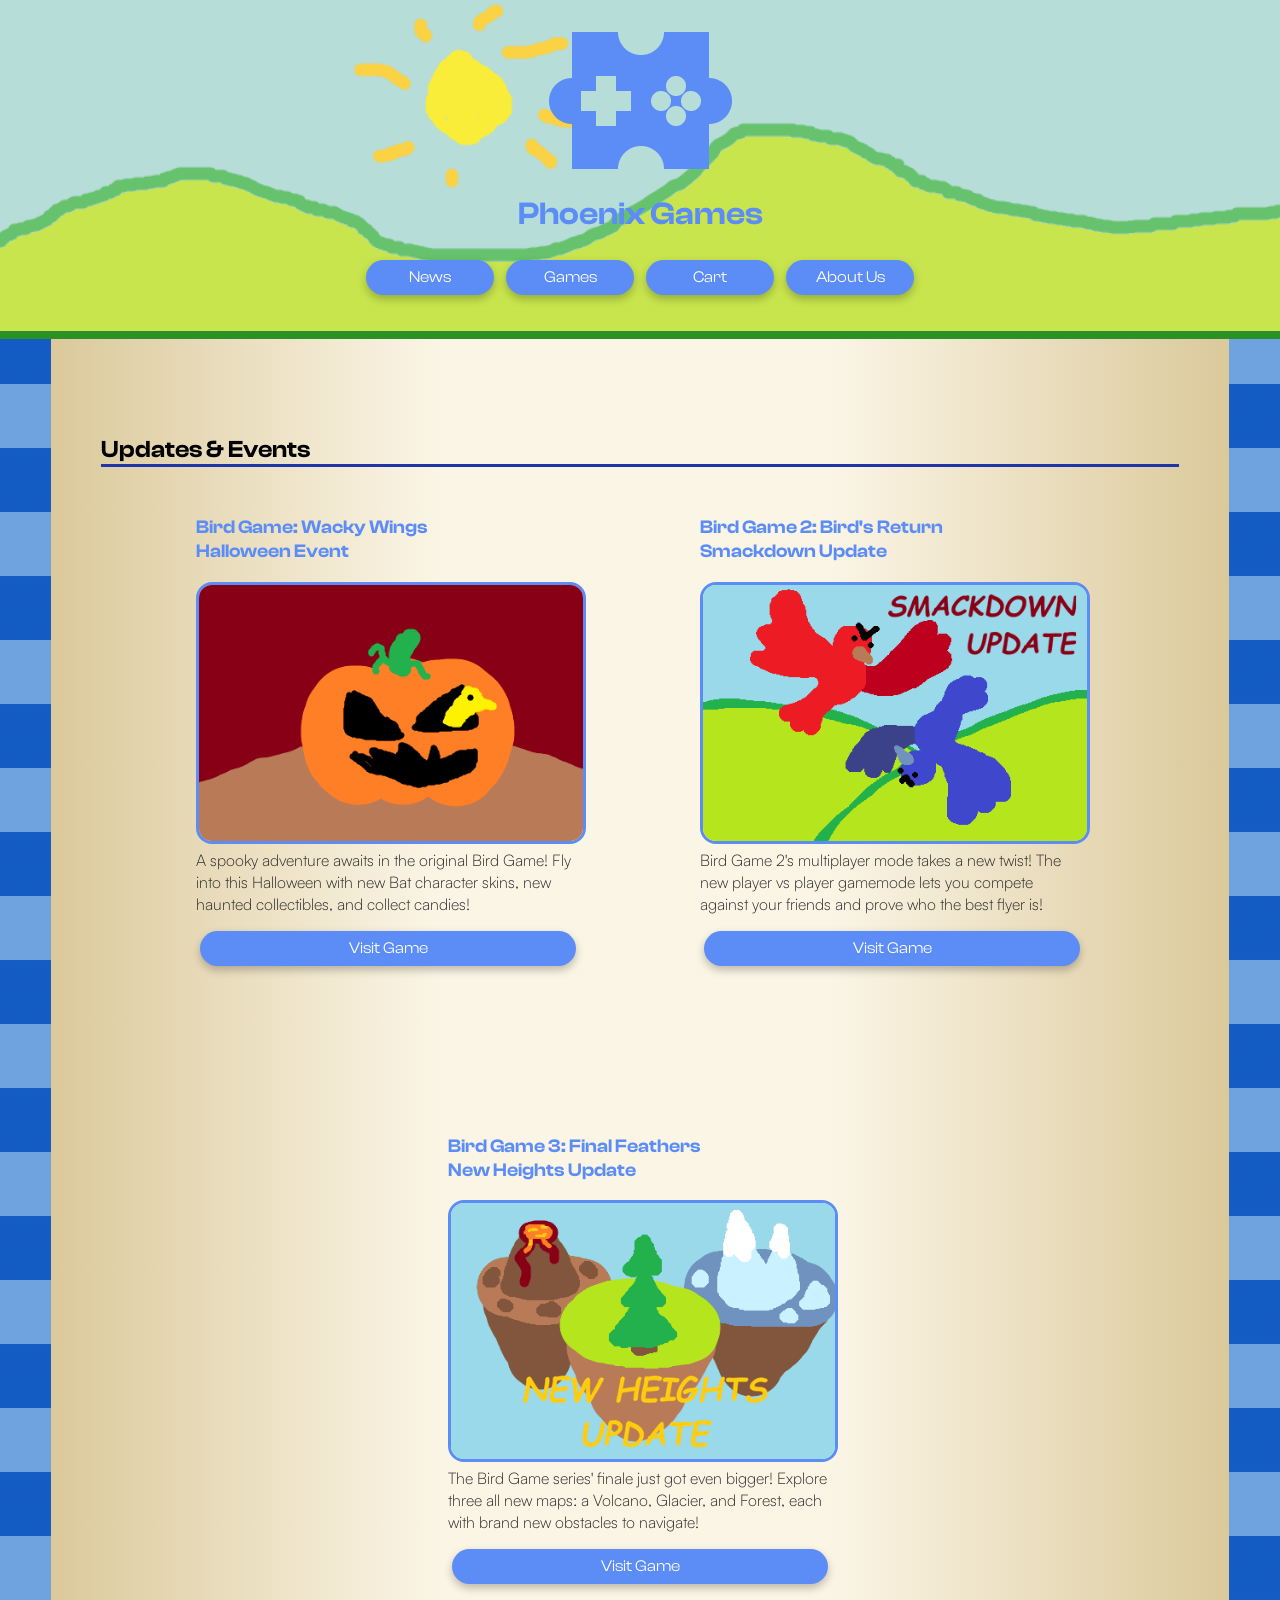
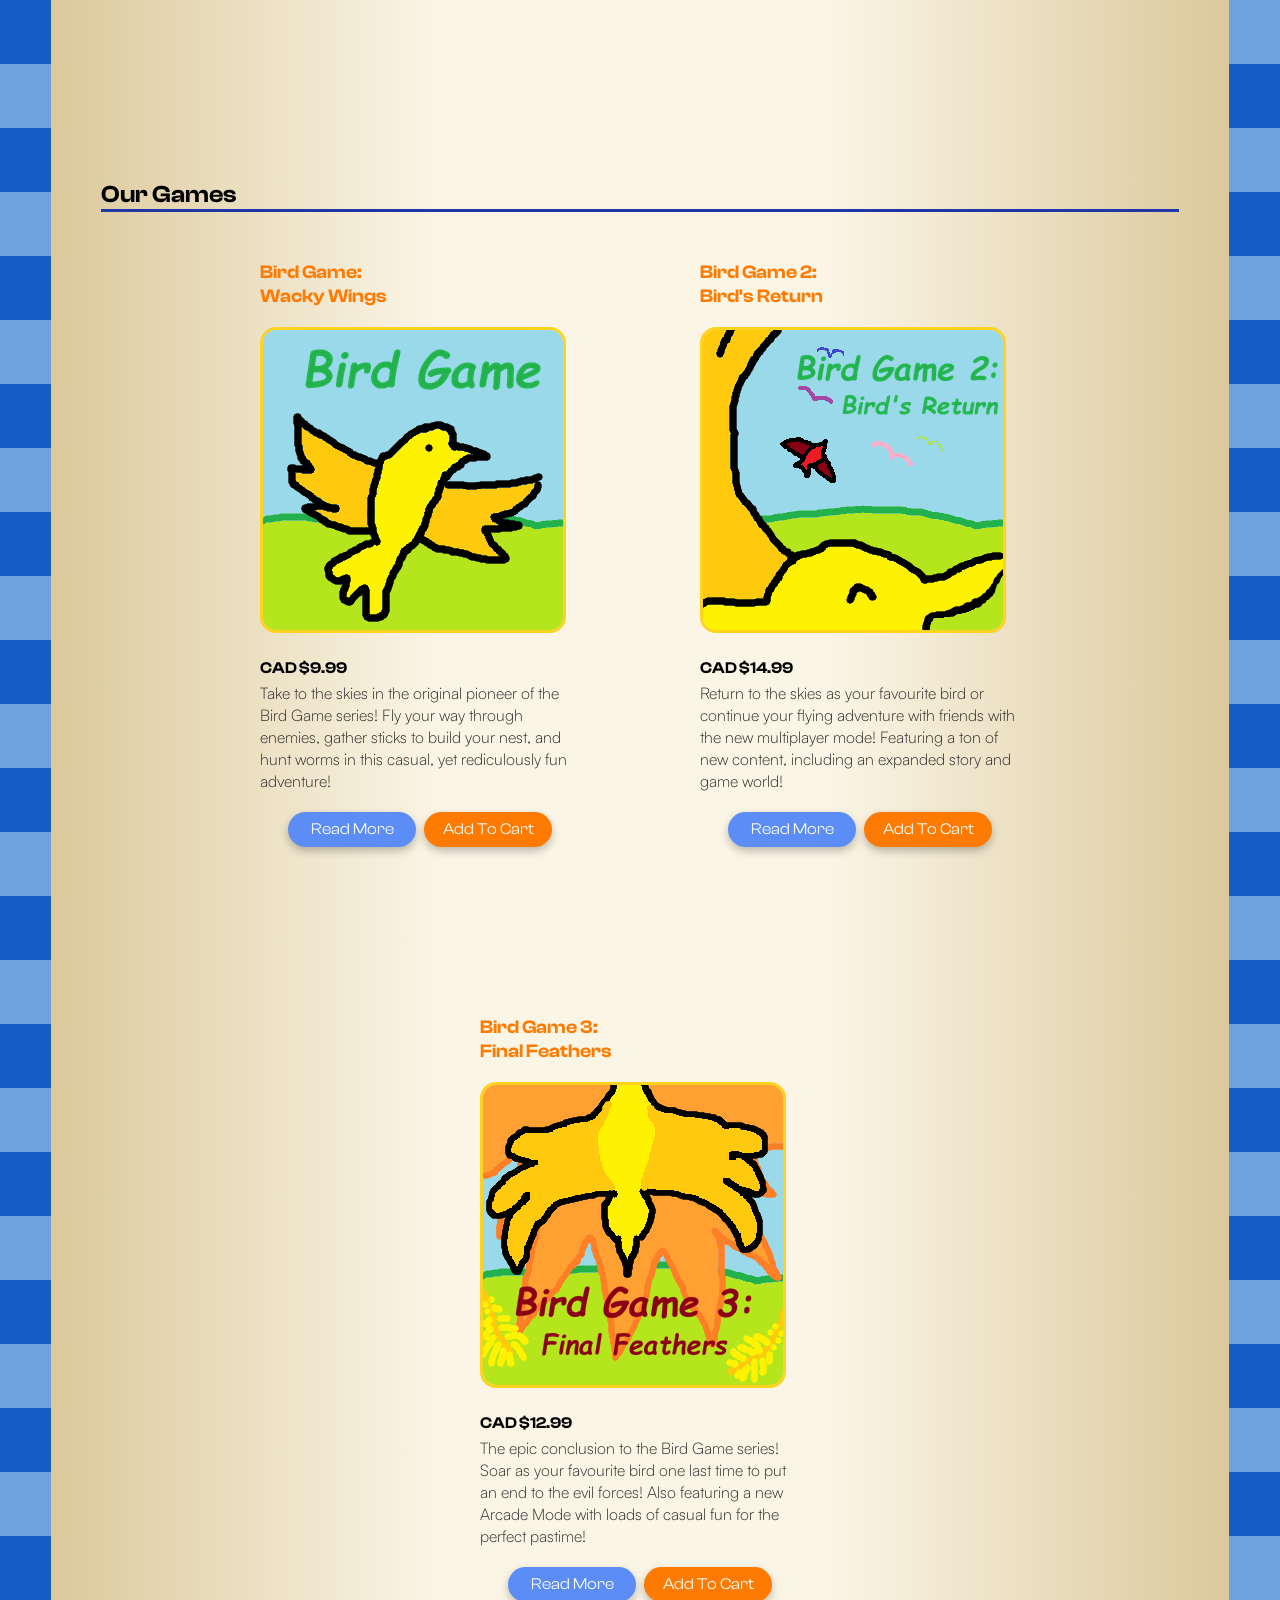
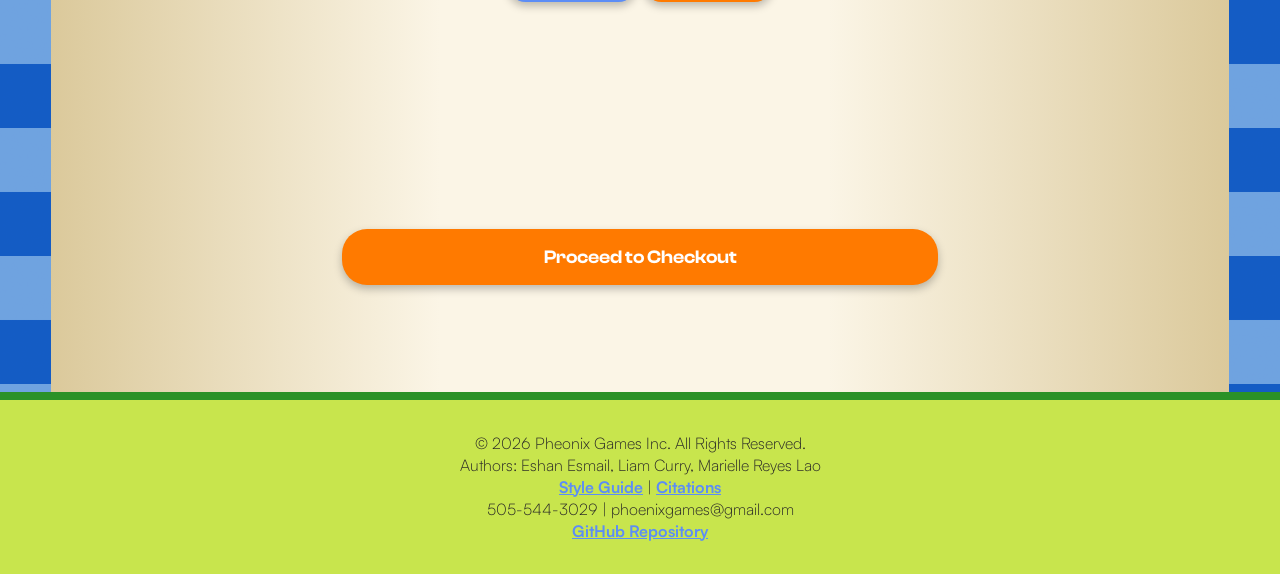
<file: P1-Style_Guide_Template/P1-Style_Guide_Template/index.html>
<!doctype html>
<html lang="en">
  <head>
    <meta charset="utf-8" />
    <title>Pheonix Games</title>
    <link href="css/main.css" type="text/css" rel="stylesheet" />
    <link href="css/fonts.css" type="text/css" rel="stylesheet" />
  </head>

  <body class="background-pattern">

    <!-- HEADER -->
    <header id="header">
      <div class="main-nav">
        
        <!-- Logo -->
        <div class="logo-items">
          <img class="logo-image" src="img/CompanyLogo.png" alt="Company Logo"/>
          <h1>Phoenix Games </h1>
        </div>

        <!-- Navigation -->
        <nav class="nav-buttons">
          <a href="index.html#events" class="button-nav">News</a>
          <a href="index.html#product-list" class="button-nav">Games</a>
          <a href="checkout.html" class="button-nav">Cart</a>
          <a href="about.html" class="button-nav">About Us</a>
        </nav>

      </div>
    </header>

    <!-- MAIN CONTENT -->
    <main class="content">

      
      <!-- Event Section -->
      <section class="element">
        <h2 class="header-margin" id="events">Updates & Events</h2>
        
        <div class="product-list-flexbox">
          <div>
            <section class="event-list-item">
              <h3 class="event-name">Bird Game: Wacky Wings <br />Halloween Event </h3>
              <a class="event-image-link" href="birdgame1.html">
                <img class="event-image" src="img/HalloweenEvent.png" alt="Thumbnail for Bird Game's Halloween Event"/>
              </a>

              <p class="event-list-description">
                A spooky adventure awaits in the original Bird Game! 
                Fly into this Halloween with new Bat character skins,
                new haunted collectibles, and collect candies!
              </p>

              <a class="button-nav centered" href="birdgame1.html">Visit Game</a>
            </section>
          </div>

          <div>
            <section class="event-list-item">
              <h3 class="event-name">Bird Game 2: Bird's Return <br /> Smackdown Update </h3>
              <a class="event-image-link" href="birdgame1.html">
                <img class="event-image" src="img/SmackdownUpdate.png" alt="Thumbnail for Bird Game 2's Smackdown Update"/>
              </a>

              <p class="event-list-description">
                Bird Game 2's multiplayer mode takes a new twist!
                The new player vs player gamemode lets you compete 
                against your friends and prove who the best flyer is!
              </p>

              <a class="button-nav centered" href="birdgame1.html">Visit Game</a>
            </section>
          </div>

          <div>
            <section class="event-list-item">
              <h3 class="event-name">Bird Game 3: Final Feathers <br /> New Heights Update </h3>
              <a class="event-image-link" href="birdgame1.html"> 
                <img class="event-image" src="img/NewHeightsUpdate.png" alt="Thumbnail for Bird Game 3's New Heights Update"/>
              </a>
              
              <p class="event-list-description">
                The Bird Game series' finale just got even bigger!
                Explore three all new maps: a Volcano, Glacier, and Forest, 
                each with brand new obstacles to navigate!
              </p>

              <a class="button-nav centered" href="birdgame1.html">Visit Game</a>
            </section>
          </div>
        </div>
      </section>

      
      <!-- Product Listing Section -->
      <section class="element">
        <h2 class="header-margin" id="product-list">Our Games</h2>
      
        <div class="product-list-flexbox">
          <div>
            <section class="product-list-item">
              <h3 class="product-name">Bird Game: <br />Wacky Wings</h3>
              <a class="product-image-link" href="birdgame1.html">
                <img class="product-image" src="img/BirdGame1.png" alt="Video game cover image of Bird Game 1"/>
              </a>
              
              <h4>CAD $9.99</h4>

              <p class="product-list-description">
                Take to the skies in the original pioneer of the Bird Game series!
                Fly your way through enemies, gather sticks to build your nest, and
                hunt worms in this casual, yet rediculously fun adventure!
              </p>

              <div class="centered">
                <a class="button-nav" href="birdgame1.html">Read More</a>
                <a class="button-input" href="checkout.html">Add To Cart</a>
              </div>
            </section>
          </div>

          <div>
            <section class="product-list-item">
              <h3 class="product-name">Bird Game 2: <br />Bird's Return</h3>
              <a class="product-image-link" href="birdgame1.html">
                <img class="product-image" src="img/BirdGame2.png" alt="Video game cover image of Bird Game 2"/>
              </a>
              
              <h4>CAD $14.99</h4>
              
              <p class="product-list-description">
                Return to the skies as your favourite bird or continue your flying
                adventure with friends with the new multiplayer mode! Featuring a
                ton of new content, including an expanded story and game world!
              </p>
              
              <div class="centered">
                <a class="button-nav" href="birdgame1.html">Read More</a>
                <a class="button-input" href="checkout.html">Add To Cart</a>
              </div>
            </section>
          </div>

          <div>
            <section class="product-list-item">
              <h3 class="product-name">Bird Game 3: <br />Final Feathers</h3>
              <a class="product-image-link" href="birdgame1.html">
                <img class="product-image" src="img/BirdGame3.png" alt="Video game cover image of Bird Game 3"/>
              </a>

              <h4>CAD $12.99</h4>

              <p class="product-list-description">
                The epic conclusion to the Bird Game series! Soar as your favourite
                bird one last time to put an end to the evil forces! Also featuring
                a new Arcade Mode with loads of casual fun for the perfect pastime!
              </p>

              <div class="centered">
                <a class="button-nav" href="birdgame1.html">Read More</a>
                <a class="button-input" href="checkout.html">Add To Cart</a>
              </div>
            </section>
          </div>

        </div>
      </section>

      <!-- Checkout Button -->
      <form method="post" action="#">
      <h3 class="centered"> 
        <a class="button-input centered half-width-button " href="checkout.html">Proceed to Checkout</a> 
      </h3>
      </form> 

    </main>

    <!-- FOOTER -->
    <footer>
      <p class="footer-info">
          © 2026 Pheonix Games Inc. All Rights Reserved.<br/>
          Authors: Eshan Esmail, Liam Curry, Marielle Reyes Lao<br/>
          <a href="styleguide/styleguide.html">Style Guide</a> | <a href="styleguide/styleguide.html#citations">Citations</a><br/>
          505-544-3029 | phoenixgames@gmail.com<br/>
          <a href="https://github.com/Kretaceous/IAT-339_P01">GitHub Repository</a>
      </p>
    </footer>

  </body>
</html>
</file>
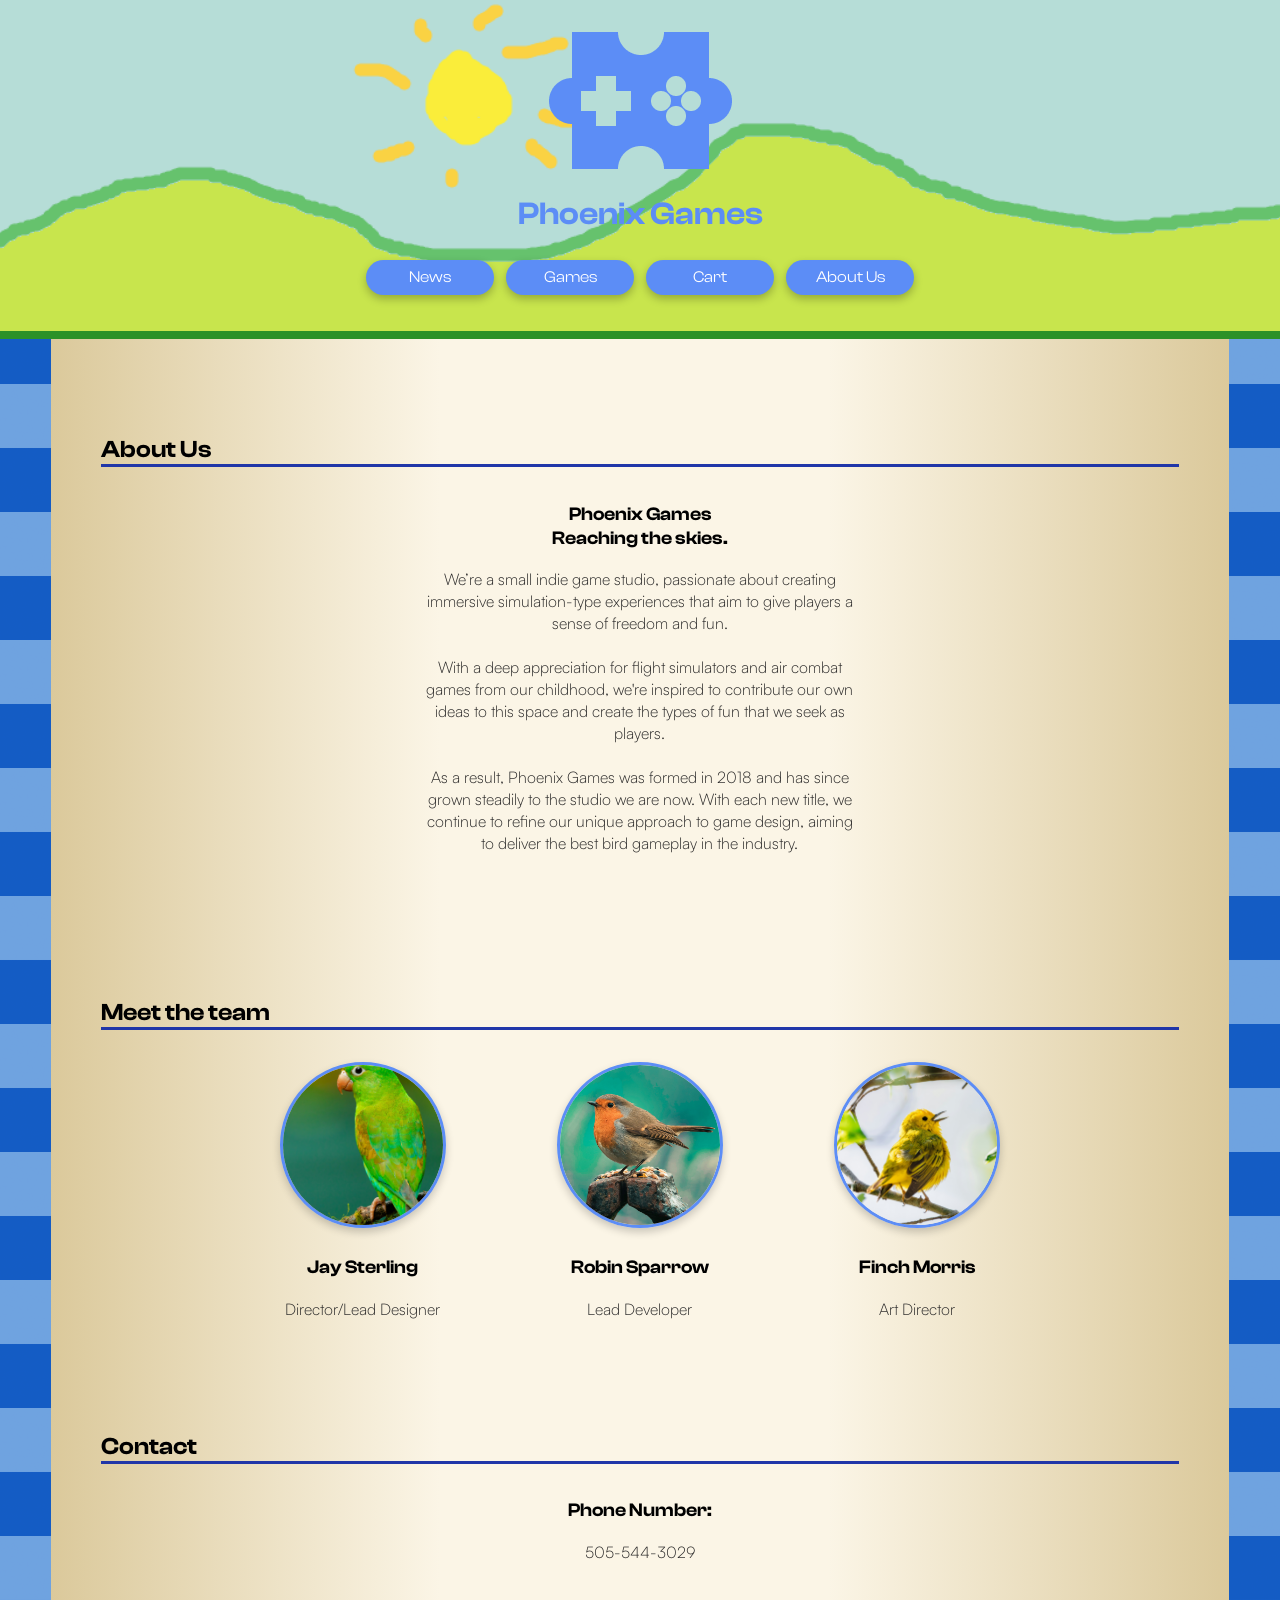
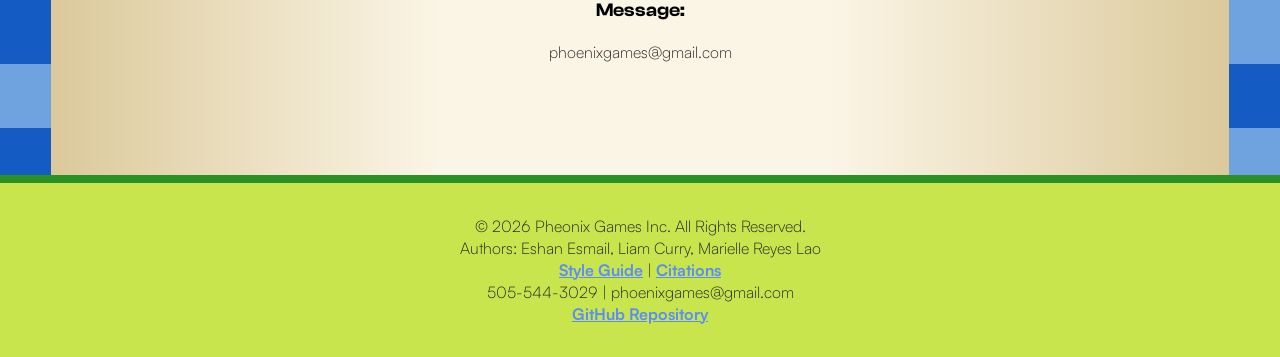
<file: P1-Style_Guide_Template/P1-Style_Guide_Template/about.html>
<!doctype html>
<html lang="en">
  <head>
    <meta charset="utf-8" />
    <title>About Us</title>

    <link href="css/main.css" type="text/css" rel="stylesheet" />
    <link href="css/fonts.css" type="text/css" rel="stylesheet" />
  </head>


  <body class="background-pattern">
    <!-- HEADER -->
    <header id="header">
      <div class="main-nav">
        
        <!-- Logo -->
        <div class="logo-items">
          <img class="logo-image" src="img/CompanyLogo.png" alt="Company Logo"/>
          <h1>Phoenix Games </h1>
        </div>

        <!-- Navigation -->
        <nav class="nav-buttons">
          <a href="index.html#events" class="button-nav">News</a>
          <a href="index.html#product-list" class="button-nav">Games</a>
          <a href="checkout.html" class="button-nav">Cart</a>
          <a href="about.html" class="button-nav">About Us</a>
        </nav>

      </div>
    </header>

    <!-- MAIN CONTENT -->
    <main>
      
      <!-- About Us Section -->
      <section id="about-us" class="header-margin">
        <h2 class="header-margin">About Us</h2>
      
        <div class="element stack-container">
          <h3>Phoenix Games <br />Reaching the skies.</h3>
          <p class="half-screen-element">
            We’re a small indie game studio, passionate about creating immersive
            simulation-type experiences that aim to give players a sense of
            freedom and fun. <br /><br />

            With a deep appreciation for flight simulators and air combat games
            from our childhood, we're inspired to contribute our own ideas to this
            space and create the types of fun that we seek as players.<br /><br />

            As a result, Phoenix Games was formed in 2018 and has since grown
            steadily to the studio we are now. With each new title, we continue to
            refine our unique approach to game design, aiming to deliver the best
            bird gameplay in the industry.
          </p>
        </div>
      </section>
        
      <!-- Team Listing Section -->
      <section id="team-listing">
        <h2>Meet the team</h2>
        
        <div class="team-grid">
          <div class="team-card">
            <img class="team-avatar" src="img/bird1.jpg" alt="Blue jay, avatar for Jay Sterling"/>
            <h3>Jay Sterling</h3>
            <p>Director/Lead Designer</p>
          </div>

          <div class="team-card">
            <img class="team-avatar" src="img/bird2.jpg" alt="Robin, avatar for Robin Sparrow"/>
            <h3>Robin Sparrow</h3>
            <p>Lead Developer</p>
          </div>

          <div class="team-card">
            <img class="team-avatar" src="img/bird3.jpg" alt="Goldfinch, avatar for Finch Morris"/>
            <h3>Finch Morris</h3>
            <p>Art Director</p>
          </div>
        </div>
      </section>

      <!-- Contact Information Section -->
      <section>
        <h2 class="header-margin">Contact</h2>
        
        <div class="stack-container">
          <h3>Phone Number:</h3>
          <p>505-544-3029</p>

          <h3>Message:</h3>
          <p>phoenixgames@gmail.com</p>
        </div>
      </section>

    </main>
    
    <!-- FOOTER -->
    <footer>
      <p class="footer-info">
        © 2026 Pheonix Games Inc. All Rights Reserved.<br />
        Authors: Eshan Esmail, Liam Curry, Marielle Reyes Lao<br />
        <a href="styleguide/styleguide.html">Style Guide</a> |
        <a href="styleguide/styleguide.html#citations">Citations</a><br />
        505-544-3029 | phoenixgames@gmail.com<br />
        <a href="https://github.com/Kretaceous/IAT-339_P01"
          >GitHub Repository</a
        >
      </p>
    </footer>

  </body>
</html>
</file>
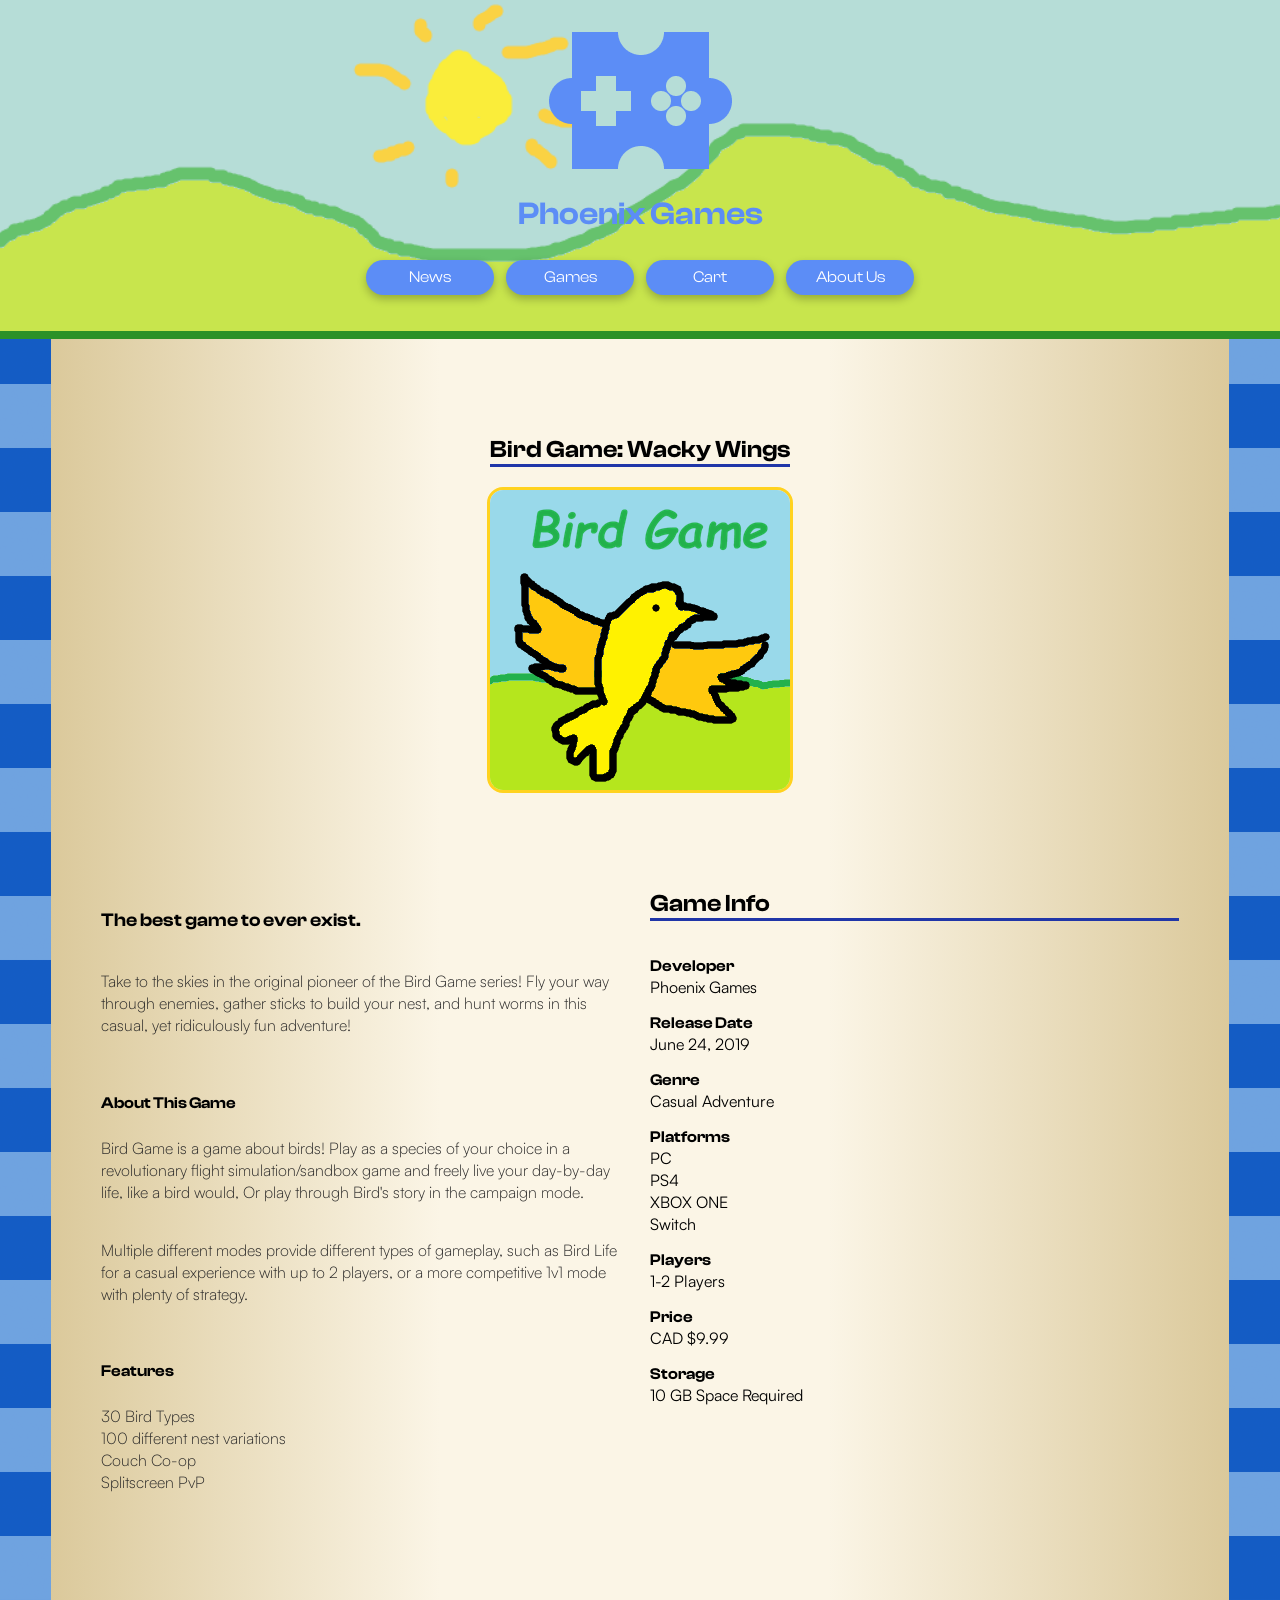
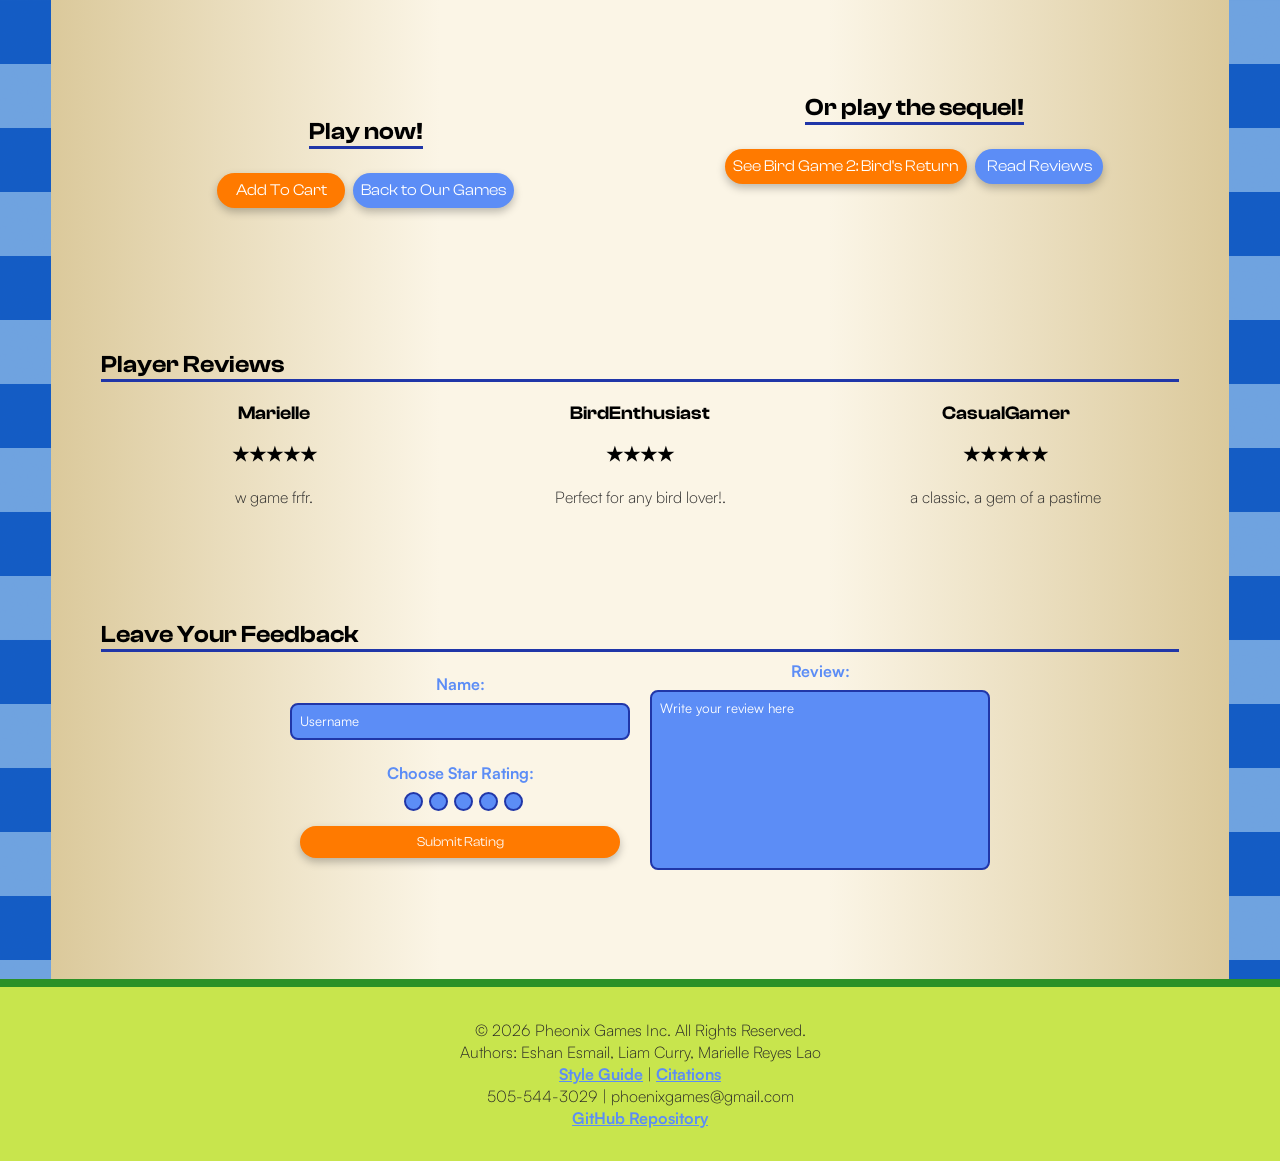
<file: P1-Style_Guide_Template/P1-Style_Guide_Template/birdgame1.html>
<!doctype html>
<html lang="en">

<head>
  <meta charset="utf-8" />
  <title>Bird Game: Wacky Wings</title>

  <link href="css/main.css" type="text/css" rel="stylesheet" />
  <link href="css/fonts.css" type="text/css" rel="stylesheet" />
</head>

<body class="background-pattern">
    <!-- HEADER -->
    <header id="header">
      <div class="main-nav">
        
        <!-- Logo -->
        <div class="logo-items">
          <img class="logo-image" src="img/CompanyLogo.png" alt="Company Logo"/>
          <h1>Phoenix Games </h1>
        </div>

        <!-- Navigation -->
        <nav class="nav-buttons">
          <a href="index.html#events" class="button-nav">News</a>
          <a href="index.html#product-list" class="button-nav">Games</a>
          <a href="checkout.html" class="button-nav">Cart</a>
          <a href="about.html" class="button-nav">About Us</a>
        </nav>

      </div>
    </header>

  <!-- MAIN CONTENT -->
  <main>
  <!-- Game Image -->
  <section class="flex-column centered">
    <h2>Bird Game: Wacky Wings</h2>
    <img class="product-image" src="img/BirdGame1.png" alt="Video game cover image of Bird Game 1" width="300"
      height="300" />
  </section>

  <!-- GAME DESCRIPTION -->
  <!-- Two columns: with game desc left and info right -->
  <section class="flex-grid header-margin">

    <div class="flex-column game-info-column">
      <h3>The best game to ever exist.</h3>
      <p>
        Take to the skies in the original pioneer of the Bird Game series! Fly
        your way through enemies, gather sticks to build your nest, and hunt
        worms in this casual, yet ridiculously fun adventure!
      </p>

      <h4>About This Game</h4>
      <p>
        Bird Game is a game about birds! Play as a species of your choice in a revolutionary
        flight simulation/sandbox game and freely live your day-by-day life, like a bird would,
        Or play through Bird's story in the campaign mode.
      </p>
      <p>
        Multiple different modes provide different types of gameplay, such as Bird Life for a casual experience
        with up to 2 players, or a more competitive 1v1 mode with plenty of strategy.
      </p>

      <h4>Features</h4>
      <p>30 Bird Types<br>
        100 different nest variations<br>
        Couch Co-op<br>
        Splitscreen PvP
      </p>

    </div>


    <div class="flex-column">

      <h2>Game Info</h2>
      <dl class="game-info">
        <dt>Developer</dt>
        <dd>Phoenix Games</dd>

        <dt>Release Date</dt>
        <dd>June 24, 2019</dd>

        <dt>Genre</dt>
        <dd>Casual Adventure</dd>

        <dt>Platforms</dt>
        <dd>PC<br>
          PS4<br>
          XBOX ONE<br>
          Switch
        </dd>

        <dt>Players</dt>
        <dd>1-2 Players</dd>

        <dt>Price</dt>
        <dd>CAD $9.99</dd>

        <dt>Storage</dt>
        <dd>10 GB Space Required</dd>
      </dl>

    </div>
  </section>

  <section class="flex-grid">

    <div class="flex-column game-info-column game-buttons">

      <div class="centered">
        <h2 class="header-margin2">
          Play now!
        </h2>
      </div>
      <div class=" centered">
        <a class="button-input" href="checkout.html">Add To Cart</a>
        <a class="button-nav" href="index.html#product-list">Back to Our Games</a>
      </div>

    </div>

    <div class="flex-column game-info-column game-buttons">

      <div class="centered">
        <h2>
          Or play the sequel!
        </h2>
      </div>
      <div class=" centered">
        <a class="button-input" href="birdgame2.html">See Bird Game 2: Bird's Return</a>
        <a class="button-nav" href="#reviews">Read Reviews</a>
      </div>
    </div>
    <br>
  </section>

  <section class="element" id="reviews">
    <h2>Player Reviews</h2>

    <div id="review-container" class="flex-grid game-review-row">

      <article>
        <h3>Marielle</h3>
        <h3>&#9733;&#9733;&#9733;&#9733;&#9733;</h3>
        <p>w game frfr.</p>
      </article>

      <article>
        <h3>BirdEnthusiast</h3>
        <h3>&#9733;&#9733;&#9733;&#9733;</h3>
        <p>Perfect for any bird lover!.</p>
      </article>

      <article>
        <h3>CasualGamer</h3>
        <h3>&#9733;&#9733;&#9733;&#9733;&#9733;</h3>
        <p>a classic, a gem of a pastime</p>
      </article>
    </div>
  </section>

  <!-- REVIEW WRITING -->
  <section class="element">
    <h2>Leave Your Feedback</h2>
    <form id="review-form" class="">
      <div class="flex-container centered">
        <div>
          
          <div class="rating">
            <label for="name-input">Name: </label> <br />
            <input id="name-input" type="text" class="form-input" placeholder="Username" required />
          </div><br />

          <label for="star1">Choose Star Rating:</label>
            <fieldset class="rating">
            <input type="radio" name="rating" id="star5" value="1" required><label for="star5"></label>
            <input type="radio" name="rating" id="star4" value="2"><label for="star4"></label>
            <input type="radio" name="rating" id="star3" value="3"><label for="star3"></label>
            <input type="radio" name="rating" id="star2" value="4"><label for="star2"></label>
            <input type="radio" name="rating" id="star1" value="5"><label for="star1"></label>
            </fieldset>
          <button type="submit" class="button-input submitreview">Submit Rating</button>
        </div>
        
        <div class="rating">
          <label for="review-input">Review: </label> <br/>
          <textarea id="review-input" class="form-input game-review-input" placeholder="Write your review here"
            required></textarea>
        </div>

      </div>
    </form>
  </section>
  </main>

  <!-- FOOTER -->
  <footer>
    <p class="footer-info">
      © 2026 Pheonix Games Inc. All Rights Reserved.<br />
      Authors: Eshan Esmail, Liam Curry, Marielle Reyes Lao<br />
      <a href="styleguide/styleguide.html">Style Guide</a> | <a
        href="styleguide/styleguide.html#citations">Citations</a><br />
      505-544-3029 | phoenixgames@gmail.com<br />
      <a href="https://github.com/Kretaceous/IAT-339_P01">GitHub Repository</a>
    </p>
  </footer>

  <script src="js/reviewscript.js"></script>

</body>

</html>
</file>
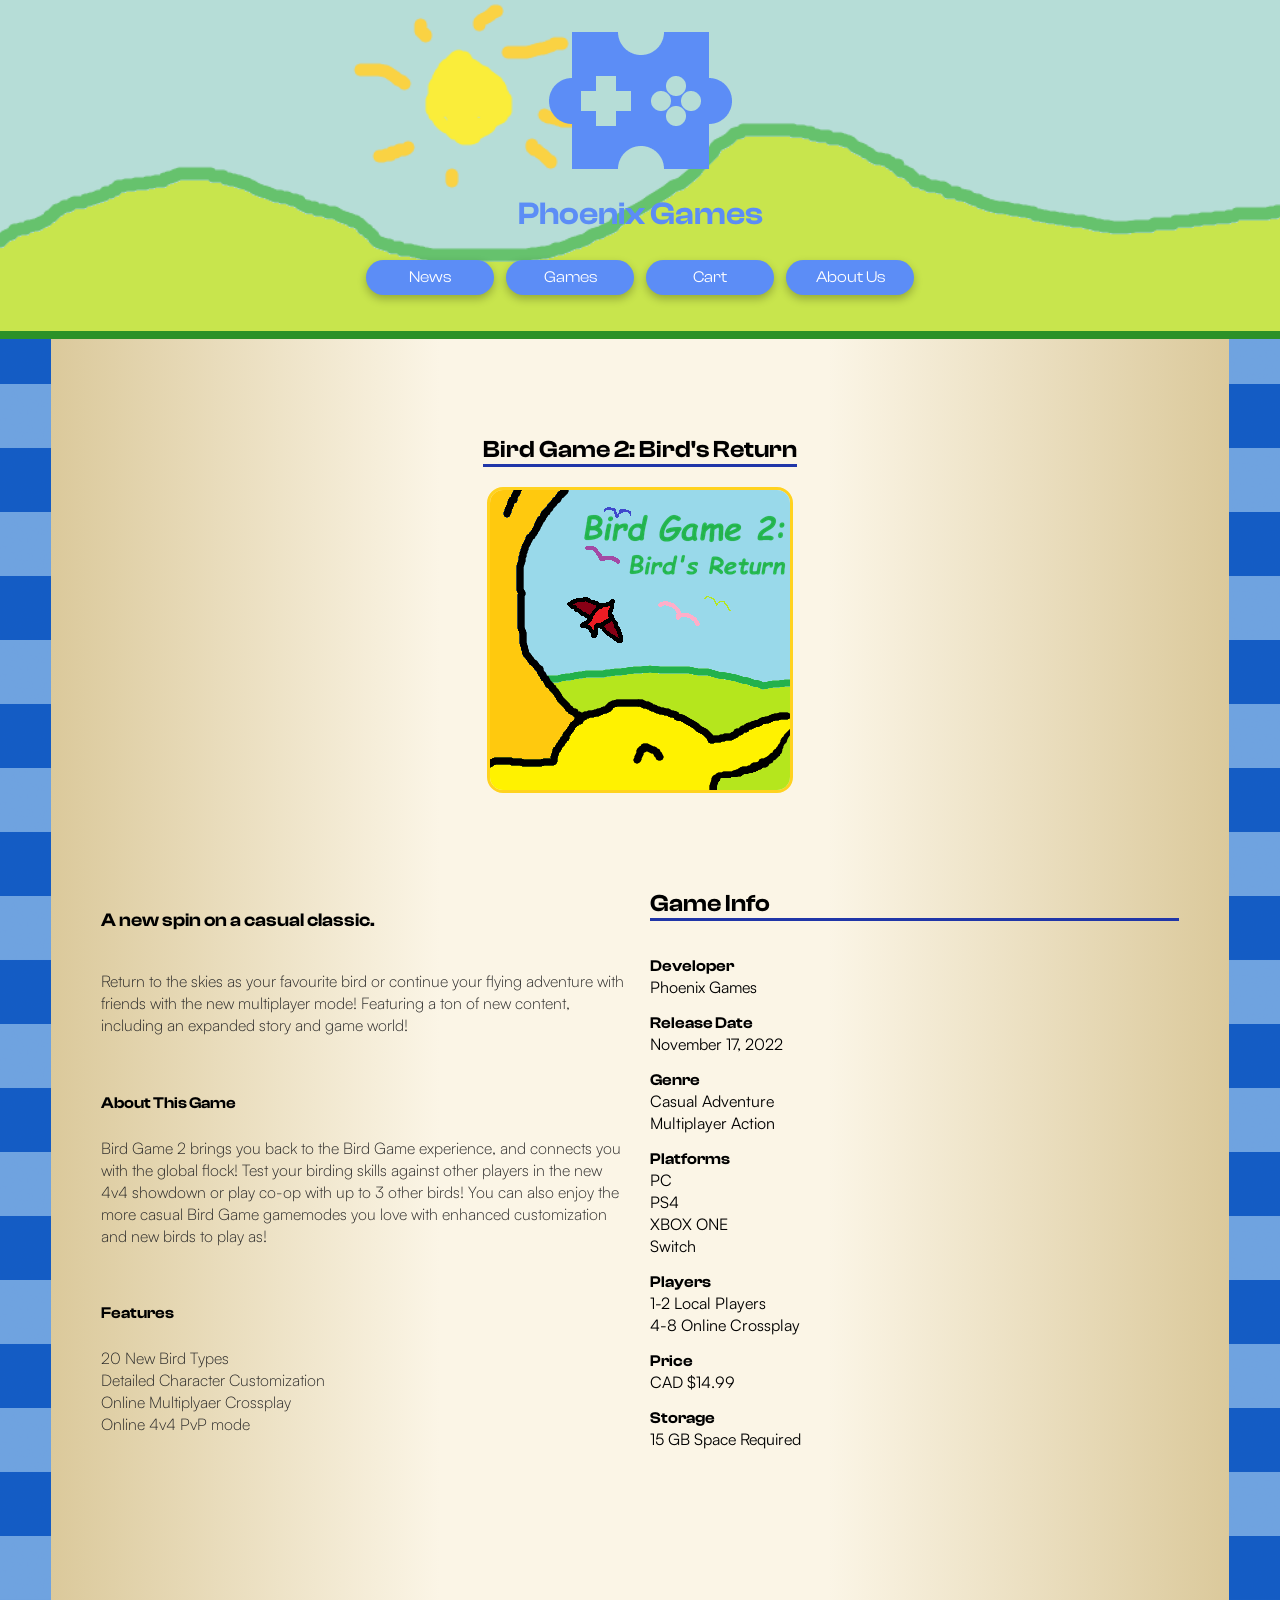
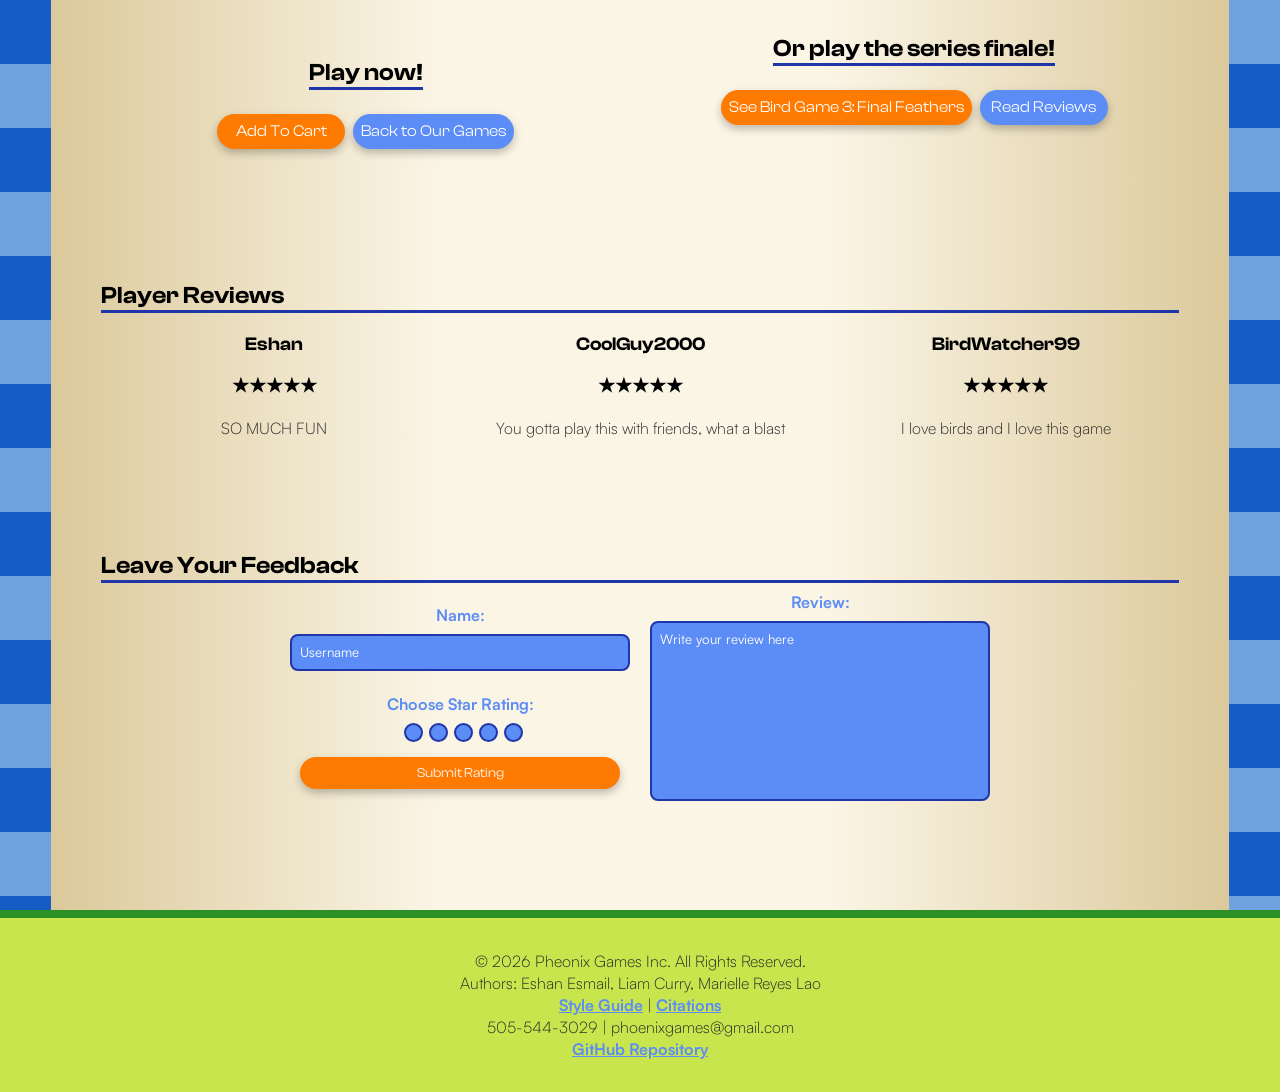
<file: P1-Style_Guide_Template/P1-Style_Guide_Template/birdgame2.html>
<!doctype html>
<html lang="en">

<head>
  <meta charset="utf-8" />
  <title>Bird Game 2: Bird's Return</title>

  <link href="css/main.css" type="text/css" rel="stylesheet" />
  <link href="css/fonts.css" type="text/css" rel="stylesheet" />
</head>

<body class="background-pattern">
    <!-- HEADER -->
    <header id="header">
      <div class="main-nav">
        
        <!-- Logo -->
        <div class="logo-items">
          <img class="logo-image" src="img/CompanyLogo.png" alt="Company Logo"/>
          <h1>Phoenix Games </h1>
        </div>

        <!-- Navigation -->
        <nav class="nav-buttons">
          <a href="index.html#events" class="button-nav">News</a>
          <a href="index.html#product-list" class="button-nav">Games</a>
          <a href="checkout.html" class="button-nav">Cart</a>
          <a href="about.html" class="button-nav">About Us</a>
        </nav>

      </div>
    </header>
  
  <!-- MAIN CONTENT -->
  <main>
  <!-- Game Image -->
  <section class="flex-column centered">
    <h2>Bird Game 2: Bird's Return</h2>
    <img class="product-image" src="img/BirdGame2.png" alt="Video game cover image of Bird Game 2" width="300"
      height="300" />
  </section>

  <!-- GAME DESCRIPTION -->
  <!-- Two columns: with game desc left and info right -->
  <section class="flex-grid header-margin">

    <div class="flex-column game-info-column">
      <h3>A new spin on a casual classic.</h3>
      <p>
        Return to the skies as your favourite bird or continue your flying
        adventure with friends with the new multiplayer mode! Featuring a
        ton of new content, including an expanded story and game world!
      </p>

      <h4>About This Game</h4>
      <p>
        Bird Game 2 brings you back to the Bird Game experience, and connects you with the global flock! Test your
        birding skills against other players in the new 4v4 showdown or play co-op with up to 3 other birds! You can
        also enjoy the more casual Bird Game gamemodes you love with enhanced customization and new birds to play as!
      </p>

      <h4>Features</h4>
      <p>20 New Bird Types<br>
        Detailed Character Customization<br>
        Online Multiplyaer Crossplay<br>
        Online 4v4 PvP mode
      </p>

    </div>


    <div class="flex-column">

      <h2>Game Info</h2>
      <dl class="game-info">
        <dt>Developer</dt>
        <dd>Phoenix Games</dd>

        <dt>Release Date</dt>
        <dd>November 17, 2022</dd>

        <dt>Genre</dt>
        <dd>Casual Adventure<br>
          Multiplayer Action</dd>

        <dt>Platforms</dt>
        <dd>PC<br>
          PS4<br>
          XBOX ONE<br>
          Switch
        </dd>

        <dt>Players</dt>
        <dd>1-2 Local Players<br>
          4-8 Online Crossplay</dd>

        <dt>Price</dt>
        <dd>CAD $14.99</dd>

        <dt>Storage</dt>
        <dd>15 GB Space Required</dd>
      </dl>

    </div>
  </section>

  <section class="flex-grid centered">
    <div class="flex-column game-info-column game-buttons">
      <div class="centered">
        <h2 class="header-margin2">
          Play now!
        </h2>
      </div>
      <div class="centered">
        <a class="button-input" href="checkout.html">Add To Cart</a>
        <a class="button-nav" href="index.html#product-list">Back to Our Games</a>
      </div>
    </div>

    <div class="flex-column game-info-column game-buttons">
      <div class="centered">
        <h2>
          Or play the series finale!
        </h2>
      </div>
      <div class=" centered">
        <a class="button-input" href="birdgame3.html">See Bird Game 3: Final Feathers</a>
        <a class="button-nav" href="#reviews">Read Reviews</a>
      </div>
    </div>
  </section>

  <section class="element" id="reviews">
    <h2>Player Reviews</h2>

    <div id="review-container" class="flex-grid game-review-row">
      <article>
        <h3>Eshan</h3>
        <h3>&#9733;&#9733;&#9733;&#9733;&#9733;</h3>
        <p>SO MUCH FUN</p>
      </article>

      <article>
        <h3>CoolGuy2000</h3>
        <h3>&#9733;&#9733;&#9733;&#9733;&#9733;</h3>
        <p>You gotta play this with friends, what a blast</p>
      </article>

      <article>
        <h3>BirdWatcher99</h3>
        <h3>&#9733;&#9733;&#9733;&#9733;&#9733;</h3>
        <p>I love birds and I love this game</p>
      </article>
    </div>
  </section>

  <!-- REVIEW WRITING -->
  <section class="element">
    <h2>Leave Your Feedback</h2>
    <form id="review-form" class="">
      <div class="flex-container centered">
        <div>
          
          <div class="rating">
            <label for="name-input">Name: </label> <br />
            <input id="name-input" type="text" class="form-input" placeholder="Username" required />
          </div><br />

          <label for="star1">Choose Star Rating:</label>
          <fieldset class="rating">
            <input type="radio" name="rating" id="star5" value="1" required><label for="star5"></label>
            <input type="radio" name="rating" id="star4" value="2"><label for="star4"></label>
            <input type="radio" name="rating" id="star3" value="3"><label for="star3"></label>
            <input type="radio" name="rating" id="star2" value="4"><label for="star2"></label>
            <input type="radio" name="rating" id="star1" value="5"><label for="star1"></label>
          </fieldset>
          <button type="submit" class="button-input submitreview">Submit Rating</button>
        </div>
        
        <div class="rating">
          <label for="review-input">Review: </label> <br/>
          <textarea id="review-input" class="form-input game-review-input" placeholder="Write your review here"
            required></textarea>
        </div>

      </div>
    </form>
  </section>
  </main>

  <!-- FOOTER -->
  <footer>
    <p class="footer-info">
      © 2026 Pheonix Games Inc. All Rights Reserved.<br />
      Authors: Eshan Esmail, Liam Curry, Marielle Reyes Lao<br />
      <a href="styleguide/styleguide.html">Style Guide</a> | <a
        href="styleguide/styleguide.html#citations">Citations</a><br />
      505-544-3029 | phoenixgames@gmail.com<br />
      <a href="https://github.com/Kretaceous/IAT-339_P01">GitHub Repository</a>
    </p>
  </footer>

  <script src="js/reviewscript.js"></script>

</body>

</html>
</file>
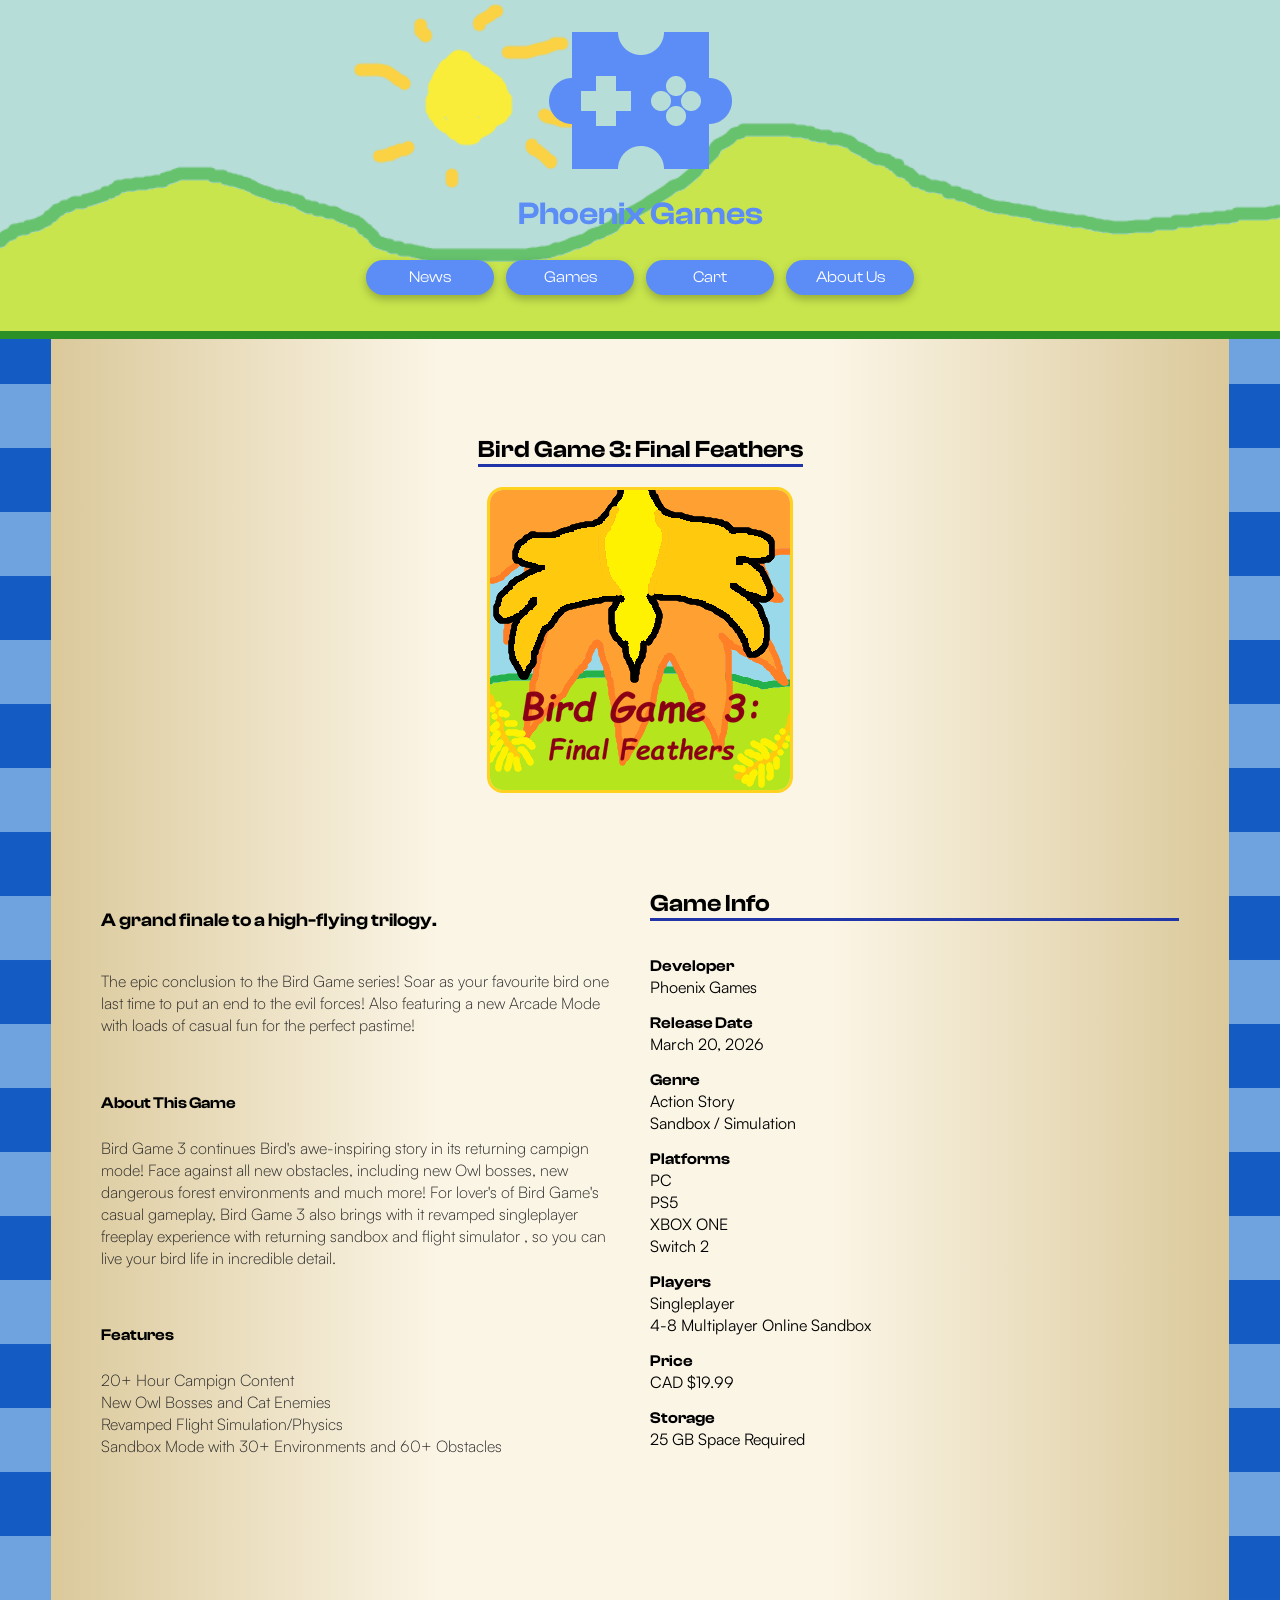
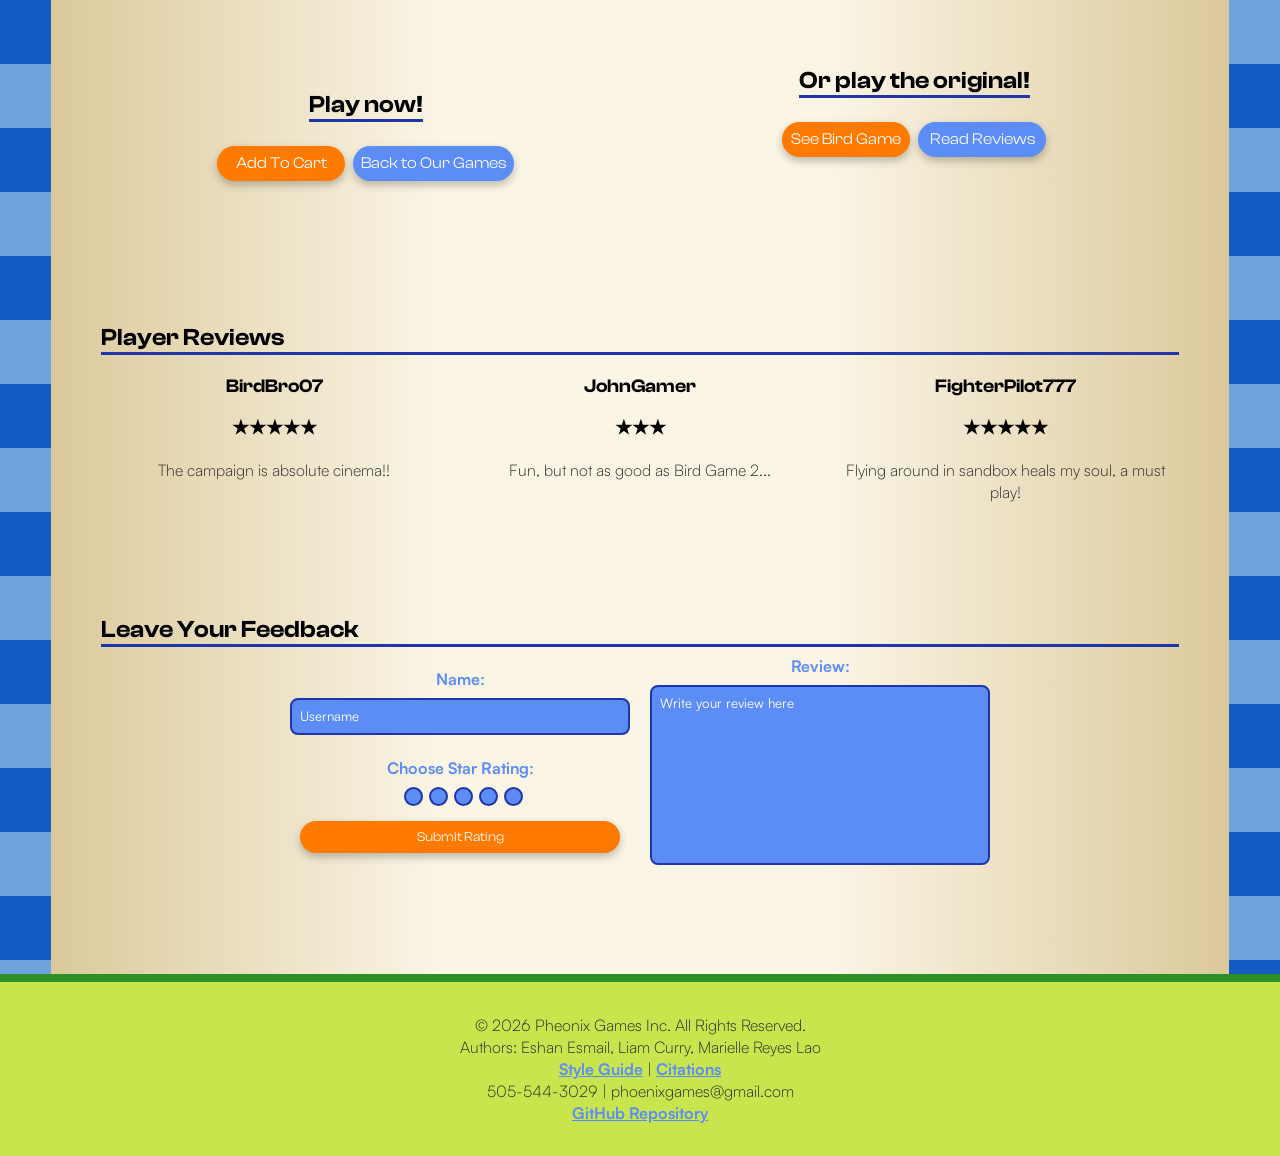
<file: P1-Style_Guide_Template/P1-Style_Guide_Template/birdgame3.html>
<!doctype html>
<html lang="en">

<head>
  <meta charset="utf-8" />
  <title>Bird Game 3: Final Feathers</title>

  <link href="css/main.css" type="text/css" rel="stylesheet" />
  <link href="css/fonts.css" type="text/css" rel="stylesheet" />
</head>

<body class="background-pattern">
    <!-- HEADER -->
    <header id="header">
      <div class="main-nav">
        
        <!-- Logo -->
        <div class="logo-items">
          <img class="logo-image" src="img/CompanyLogo.png" alt="Company Logo"/>
          <h1>Phoenix Games </h1>
        </div>

        <!-- Navigation -->
        <nav class="nav-buttons">
          <a href="index.html#events" class="button-nav">News</a>
          <a href="index.html#product-list" class="button-nav">Games</a>
          <a href="checkout.html" class="button-nav">Cart</a>
          <a href="about.html" class="button-nav">About Us</a>
        </nav>

      </div>
    </header>

  <!-- MAIN CONTENT -->
  <main>
  
  <!-- Game Image -->
  <section class="flex-column centered">
    <h2>Bird Game 3: Final Feathers</h2>
    <img class="product-image" src="img/BirdGame3.png" alt="Video game cover image of Bird Game 3" width="300"
      height="300" />
  </section>

  <!-- GAME DESCRIPTION -->
  <!-- Two columns: with game desc left and info right -->
  <section class="flex-grid header-margin">

    <div class="flex-column game-info-column">
      <h3>A grand finale to a high-flying trilogy.</h3>
      <p>
        The epic conclusion to the Bird Game series! Soar as your favourite
        bird one last time to put an end to the evil forces! Also featuring
        a new Arcade Mode with loads of casual fun for the perfect pastime!
      </p>

      <h4>About This Game</h4>
      <p>
        Bird Game 3 continues Bird's awe-inspiring story in its returning campign mode!
        Face against all new obstacles, including new Owl bosses, new dangerous forest environments and much more!
        For lover's of Bird Game's casual gameplay, Bird Game 3 also brings with it revamped singleplayer freeplay
        experience with returning sandbox and flight simulator , so you can live your bird life in incredible detail.
      </p>

      <h4>Features</h4>
      <p>20+ Hour Campign Content<br>
        New Owl Bosses and Cat Enemies<br>
        Revamped Flight Simulation/Physics<br>
        Sandbox Mode with 30+ Environments and 60+ Obstacles<br>
      </p>

    </div>

    <div class="flex-column game-info-column">

      <h2>Game Info</h2>
      <dl class="game-info">
        <dt>Developer</dt>
        <dd>Phoenix Games</dd>

        <dt>Release Date</dt>
        <dd>March 20, 2026</dd>

        <dt>Genre</dt>
        <dd>Action Story <br>
          Sandbox / Simulation </dd>

        <dt>Platforms</dt>
        <dd>PC<br>
          PS5<br>
          XBOX ONE<br>
          Switch 2
        </dd>

        <dt>Players</dt>
        <dd>Singleplayer<br>
          4-8 Multiplayer Online Sandbox</dd>

        <dt>Price</dt>
        <dd>CAD $19.99</dd>

        <dt>Storage</dt>
        <dd>25 GB Space Required</dd>
      </dl>

    </div>
  </section>


  <section class="flex-grid">

    <div class="flex-column game-info-column game-buttons">

      <div class="centered">
        <h2 class="header-margin2">
          Play now!
        </h2>
      </div>
      <div class=" centered">
        <a class="button-input" href="checkout.html">Add To Cart</a>
        <a class="button-nav" href="index.html#product-list">Back to Our Games</a>
      </div>

    </div>

    <div class="flex-column game-info-column game-buttons">

      <div class="centered">
        <h2>
          Or play the original!
        </h2>
      </div>
      <div class=" centered">
        <a class="button-input" href="birdgame1.html">See Bird Game</a>
        <a class="button-nav" href="#reviews">Read Reviews</a>
      </div>
    </div>
    <br>
  </section>

  <!-- REVIEWS -->
  <section class="element" id="reviews">
    <h2>Player Reviews</h2>

    <div id="review-container" class="flex-grid game-review-row">
      <article>
        <h3>BirdBro07</h3>
        <h3>&#9733;&#9733;&#9733;&#9733;&#9733;</h3>
        <p>The campaign is absolute cinema!!</p>
      </article>

      <article>
        <h3>JohnGamer</h3>
        <h3>&#9733;&#9733;&#9733;</h3>
        <p>Fun, but not as good as Bird Game 2...</p>
      </article>

      <article>
        <h3>FighterPilot777</h3>
        <h3>&#9733;&#9733;&#9733;&#9733;&#9733;</h3>
        <p>Flying around in sandbox heals my soul, a must play!</p>
      </article>
    </div>


  </section>

  <!-- REVIEW WRITING -->
  <section class="element">
    <h2>Leave Your Feedback</h2>
    <form id="review-form" class="">
      <div class="flex-container centered">
        <div>
          
          <div class="rating">
            <label for="name-input">Name: </label> <br />
            <input id="name-input" type="text" class="form-input" placeholder="Username" required />
          </div><br />

          <label for="star1">Choose Star Rating:</label>
          <fieldset class="rating">
            <input type="radio" name="rating" id="star5" value="1" required><label for="star5"></label>
            <input type="radio" name="rating" id="star4" value="2"><label for="star4"></label>
            <input type="radio" name="rating" id="star3" value="3"><label for="star3"></label>
            <input type="radio" name="rating" id="star2" value="4"><label for="star2"></label>
            <input type="radio" name="rating" id="star1" value="5"><label for="star1"></label>
          </fieldset>
          <button type="submit" class="button-input submitreview">Submit Rating</button>
        </div>
        
        <div class="rating">
          <label for="review-input">Review: </label> <br/>
          <textarea id="review-input" class="form-input game-review-input" placeholder="Write your review here"
            required></textarea>
        </div>

      </div>
    </form>
  </section>
  </main>

  <!-- FOOTER -->
  <footer>
    <p class="footer-info">
      © 2026 Pheonix Games Inc. All Rights Reserved.<br />
      Authors: Eshan Esmail, Liam Curry, Marielle Reyes Lao<br />
      <a href="styleguide/styleguide.html">Style Guide</a> | <a
        href="styleguide/styleguide.html#citations">Citations</a><br />
      505-544-3029 | phoenixgames@gmail.com<br />
      <a href="https://github.com/Kretaceous/IAT-339_P01">GitHub Repository</a>
    </p>
  </footer>

  <script src="js/reviewscript.js"></script>

</body>

</html>
</file>
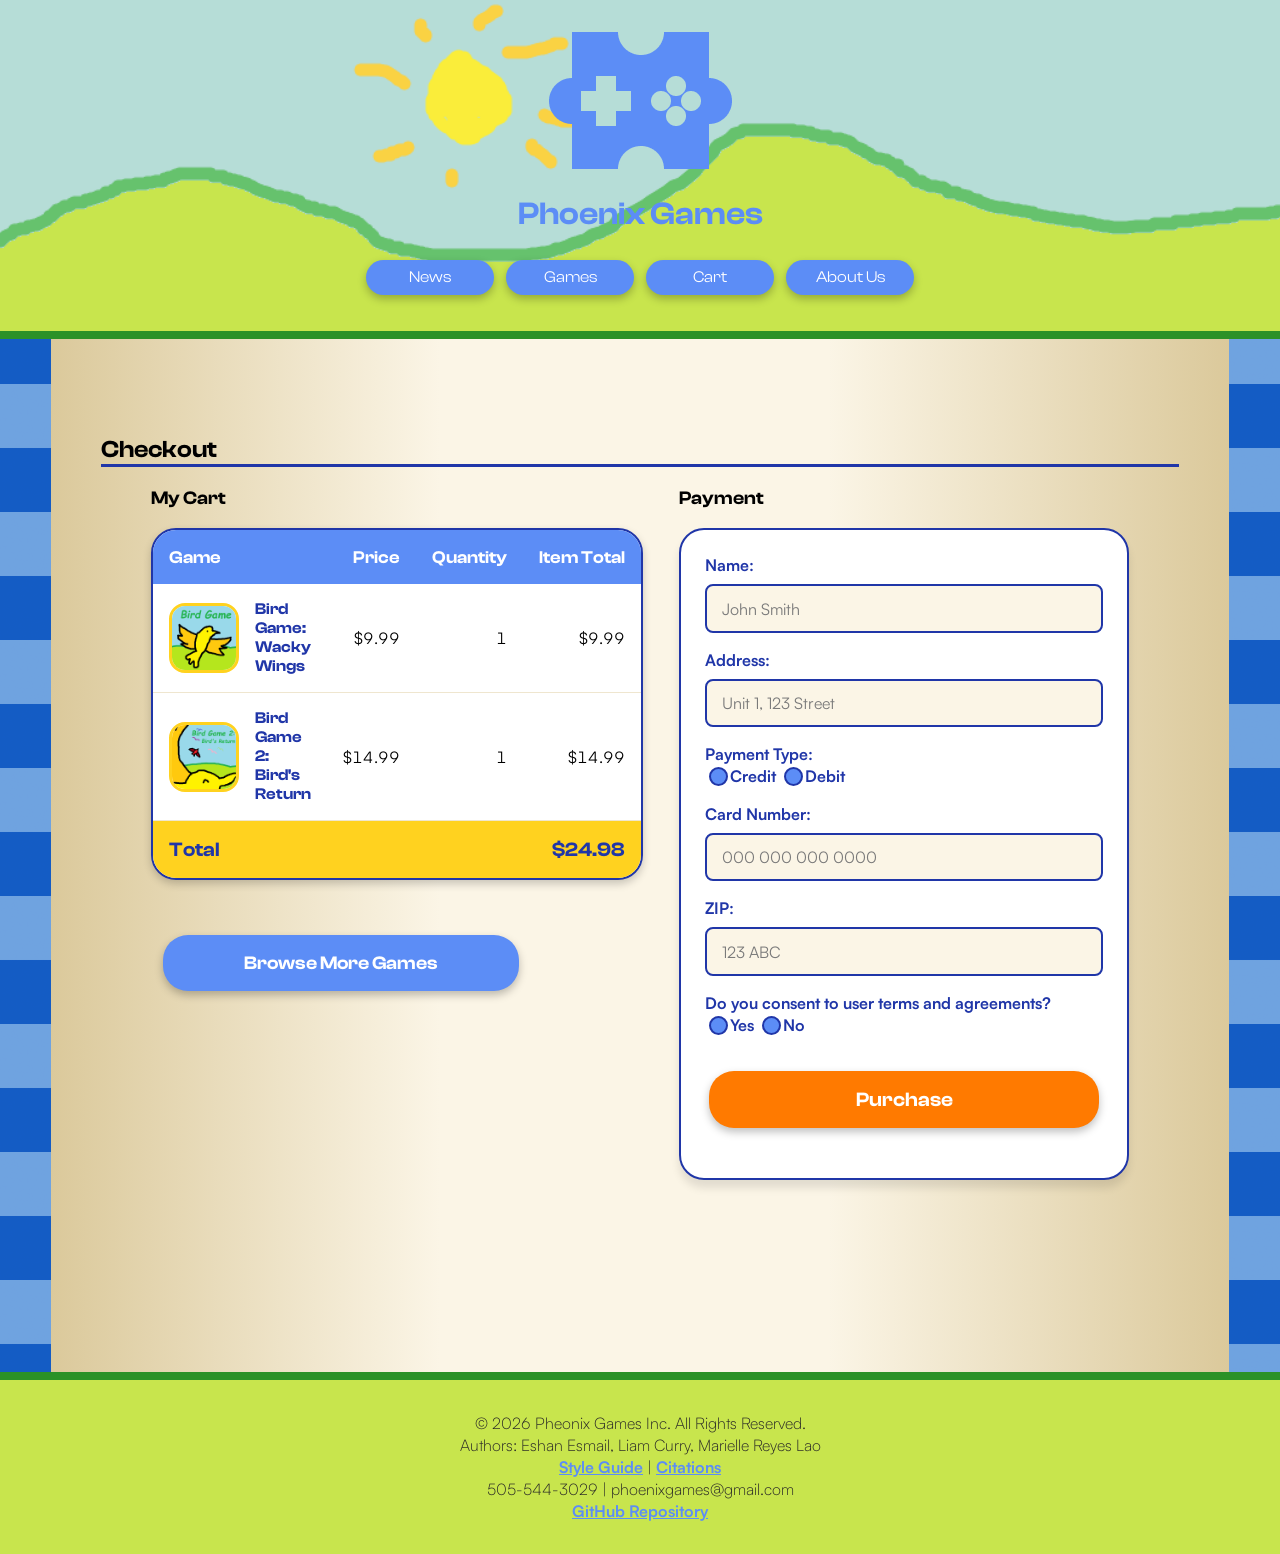
<file: P1-Style_Guide_Template/P1-Style_Guide_Template/checkout.html>
<!doctype html>
<html lang="en">

<head>
  <meta charset="utf-8" />
  <title>Checkout - Group 13's Style Guide</title>

  <link href="css/main.css" type="text/css" rel="stylesheet" />
  <link href="css/fonts.css" type="text/css" rel="stylesheet" />
</head>

<body class="background-pattern">
  <!-- HEADER -->
  <header id="header">
    <div class="main-nav">

      <!-- Logo -->
      <div class="logo-items">
        <img class="logo-image" src="img/CompanyLogo.png" alt="Company Logo" />
        <h1>Phoenix Games </h1>
      </div>

      <!-- Navigation -->
      <nav class="nav-buttons">
        <a href="index.html#events" class="button-nav">News</a>
        <a href="index.html#product-list" class="button-nav">Games</a>
        <a href="checkout.html" class="button-nav">Cart</a>
        <a href="about.html" class="button-nav">About Us</a>
      </nav>

    </div>
  </header>

  <!-- MAIN CONTENT -->
  <main>

    <!--CHECKOUT-->
    <section id="checkout-and-payment-section">
      <h2>Checkout</h2>

      <!--CART-->
      <div class="flex-container checkout-layout">
        <section id="checkout-cart">
          <h3>My Cart</h3>
          <table class="checkout-table">
            <tr>
              <th>Game</th>
              <th>Price</th>
              <th>Quantity</th>
              <th>Item Total</th>
            </tr>
            <tr>
              <td class="game-cell">
                <span class="game-name">Bird Game: Wacky Wings</span>
                <img src="./img/BirdGame1.png" alt="MSpaint_BirdGame1_thumbnail" />
              </td>
              <td>$9.99</td>
              <td>1</td>
              <td>$9.99</td>
            </tr>
            <tr>
              <td class="game-cell">
                <span class="game-name">Bird Game 2: Bird's Return</span>
                <img src="./img/BirdGame2.png" alt="MSpaint_BirdGame2_thumbnail" />
              </td>
              <td>$14.99</td>
              <td>1</td>
              <td>$14.99</td>
            </tr>
            <tr class="total-row">
              <th colspan="3">Total</th>
              <th>$24.98</th>
            </tr>
          </table>

          <!-- Games Button -->
          <form method="post" action="#">
            <h3 class="centered">
              <a class="button-nav full-width-button" href="index.html#product-list">Browse More Games</a>
            </h3>
          </form>

        </section>

        <!--PAYMENT-->
        <section id="checkout-payment">
          <h3>Payment</h3>
          <div class="payment-form">
            <form method="post" action="#">
              <label>Name: </label> <br />
              <input type="text" class="form-input" placeholder="John Smith" />
            </form>

            <form method="post" action="#">
              <label>Address: </label> <br />
              <input type="text" class="form-input" placeholder="Unit 1, 123 Street" />
            </form>

            <form method="post" action="#">
              <label>Payment Type: </label> <br />
              <input type="radio" name="radio_button" />
              <label>Credit</label>
              <input type="radio" name="radio_button" />
              <label>Debit</label>
            </form>

            <form method="post" action="#">
              <label>Card Number: </label> <br />
              <input type="text" class="form-input" placeholder="000 000 000 0000" />
            </form>

            <form method="post" action="#">
              <label>ZIP: </label> <br />
              <input type="text" class="form-input" placeholder="123 ABC" />
            </form>

            <form method="post" action="#">
              <label> Do you consent to user terms and agreements? </label> <br />
              <input type="radio" name="consent_button" />
              <label>Yes</label>
              <input type="radio" name="consent_button" />
              <label>No</label>
            </form>

            <!-- Purchase Button -->
            <form method="post" action="#">
              <h3>
                <a class="button-input" href="thankyou.html">Purchase</a>
              </h3>
            </form>
          </div>
        </section>
      </div>
    </section>
  </main>

  <!--FOOTER-->
  <footer>
    <p class="footer-info">
      © 2026 Pheonix Games Inc. All Rights Reserved.<br />
      Authors: Eshan Esmail, Liam Curry, Marielle Reyes Lao<br />
      <a href="styleguide/styleguide.html">Style Guide</a> |
      <a href="styleguide/styleguide.html#citations">Citations</a><br />
      505-544-3029 | phoenixgames@gmail.com<br />
      <a href="https://github.com/Kretaceous/IAT-339_P01">GitHub Repository</a>
    </p>
  </footer>
</body>

</html>
</file>
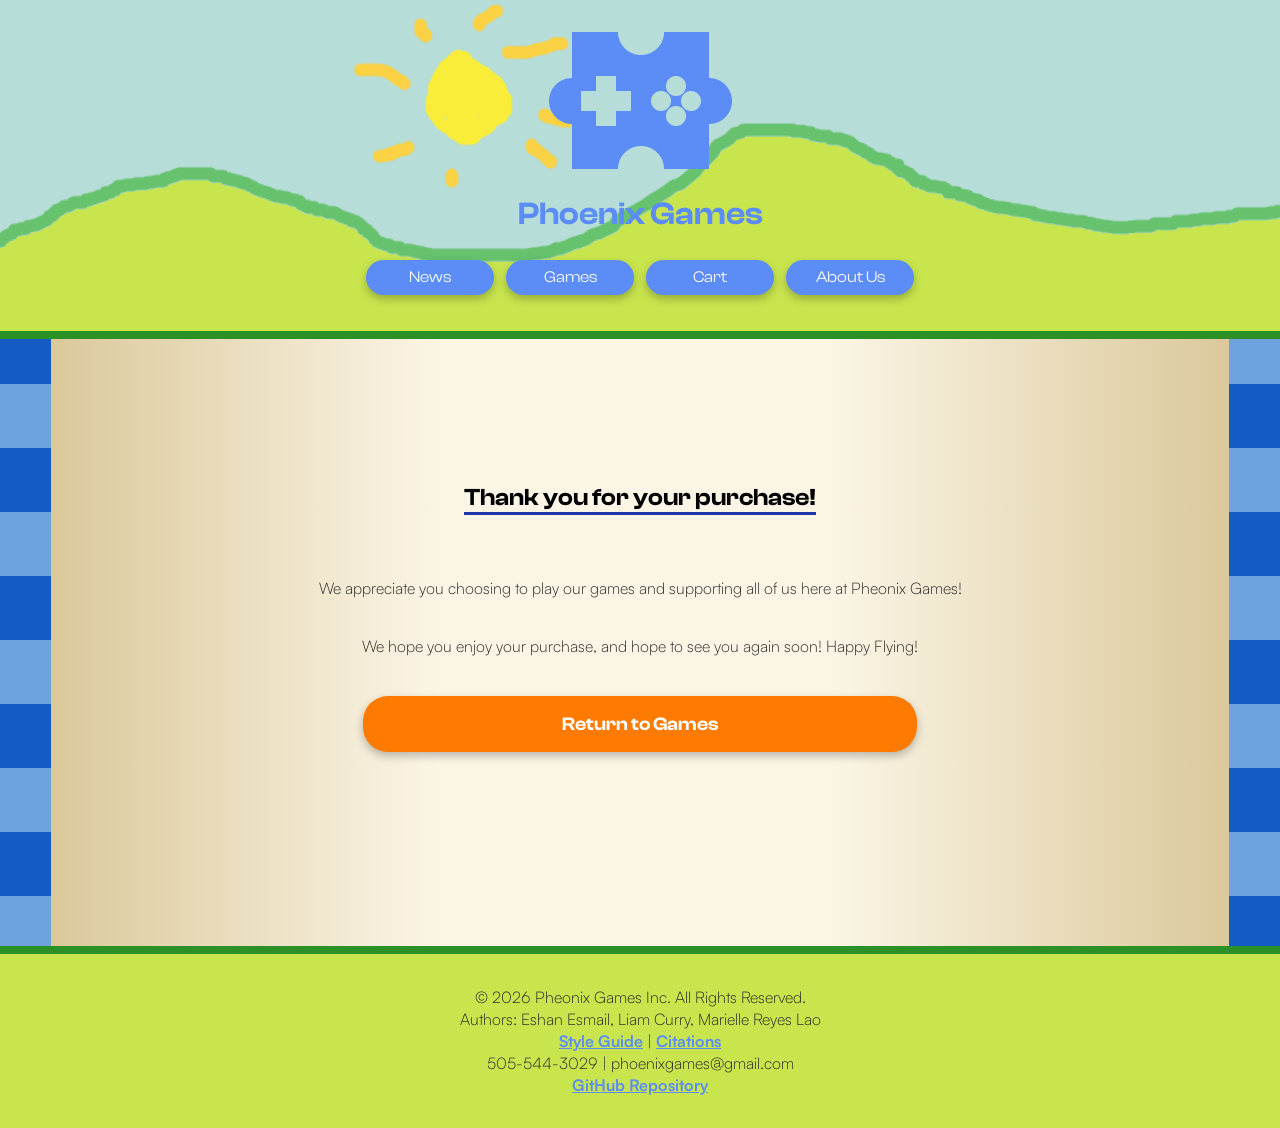
<file: P1-Style_Guide_Template/P1-Style_Guide_Template/thankyou.html>
<!doctype html>
<html lang="en">
  <head>
    <meta charset="utf-8" />
    <title>Checkout - Group 13's Style Guide</title>

    <link href="css/main.css" type="text/css" rel="stylesheet" />
    <link href="css/fonts.css" type="text/css" rel="stylesheet" />
  </head>


  <body class="background-pattern">
    
    <!-- HEADER -->
    <header id="header">
      <div class="main-nav">
        
        <!-- Logo -->
        <div class="logo-items">
          <img class="logo-image" src="img/CompanyLogo.png" alt="Company Logo"/>
          <h1>Phoenix Games </h1>
        </div>

        <!-- Navigation -->
        <nav class="nav-buttons">
          <a href="index.html#events" class="button-nav">News</a>
          <a href="index.html#product-list" class="button-nav">Games</a>
          <a href="checkout.html" class="button-nav">Cart</a>
          <a href="about.html" class="button-nav">About Us</a>
        </nav>

      </div>
    </header>

    <!-- MAIN CONTENT -->
    <main>
    
    <!-- Thank You Message -->
    <section class="element">
      <div class="centered flex-column">
        <h2 class="header-margin2">Thank you for your purchase!</h2> <br/>
        <p>We appreciate you choosing to play our games and supporting all of us here at Pheonix Games!</p>
        <p>We hope you enjoy your purchase, and hope to see you again soon! Happy Flying!</p>
      </div>

      <!-- Return Button -->
      <h3 class="centered">
        <a class="button-input half-width-button" href="index.html#product-list">Return to Games</a>
      </h3>
      
    </section>

    </main>

    <!-- FOOTER -->
    <footer>
      <p class="footer-info">
        © 2026 Pheonix Games Inc. All Rights Reserved.<br/>
        Authors: Eshan Esmail, Liam Curry, Marielle Reyes Lao<br/>
        <a href="styleguide/styleguide.html">Style Guide</a> | <a href="styleguide/styleguide.html#citations">Citations</a><br/>
        505-544-3029 | phoenixgames@gmail.com<br/>
        <a href="https://github.com/Kretaceous/IAT-339_P01">GitHub Repository</a>
      </p>
    </footer>

  </body>
</html>
</file>
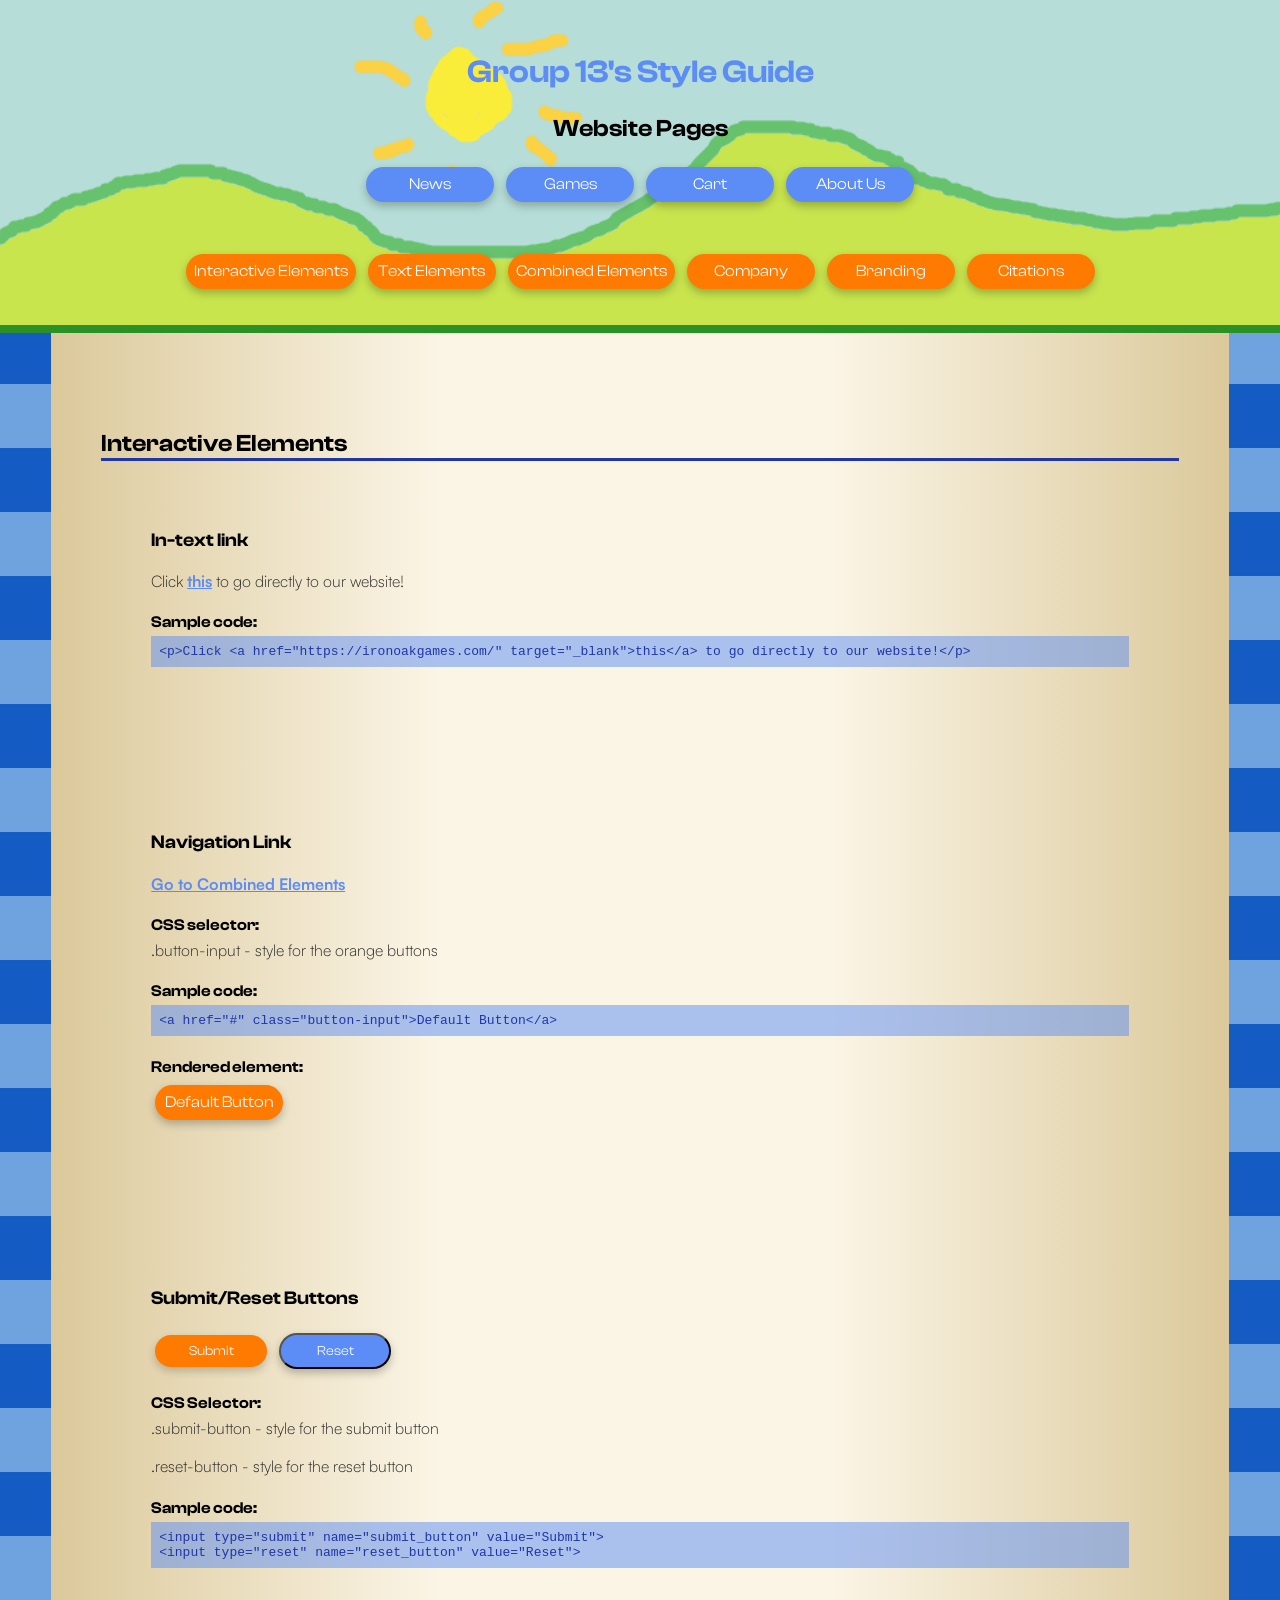
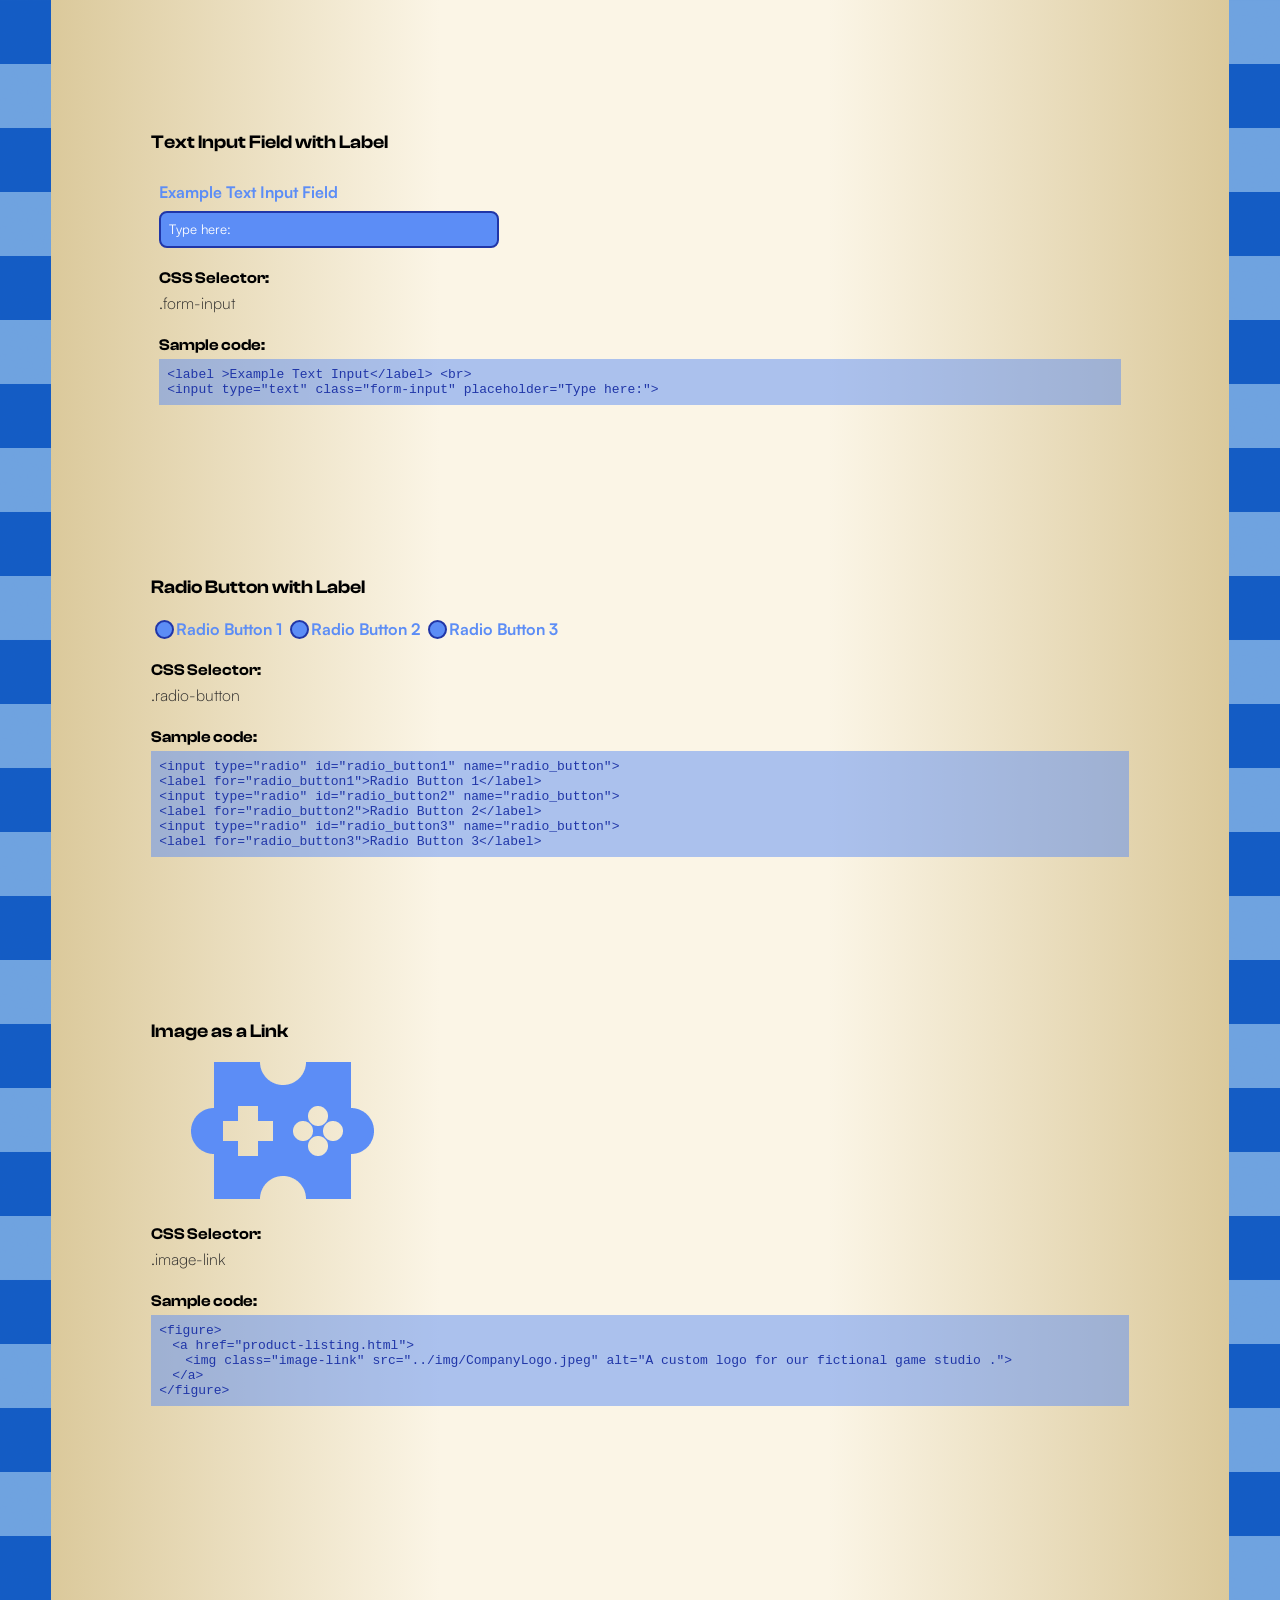
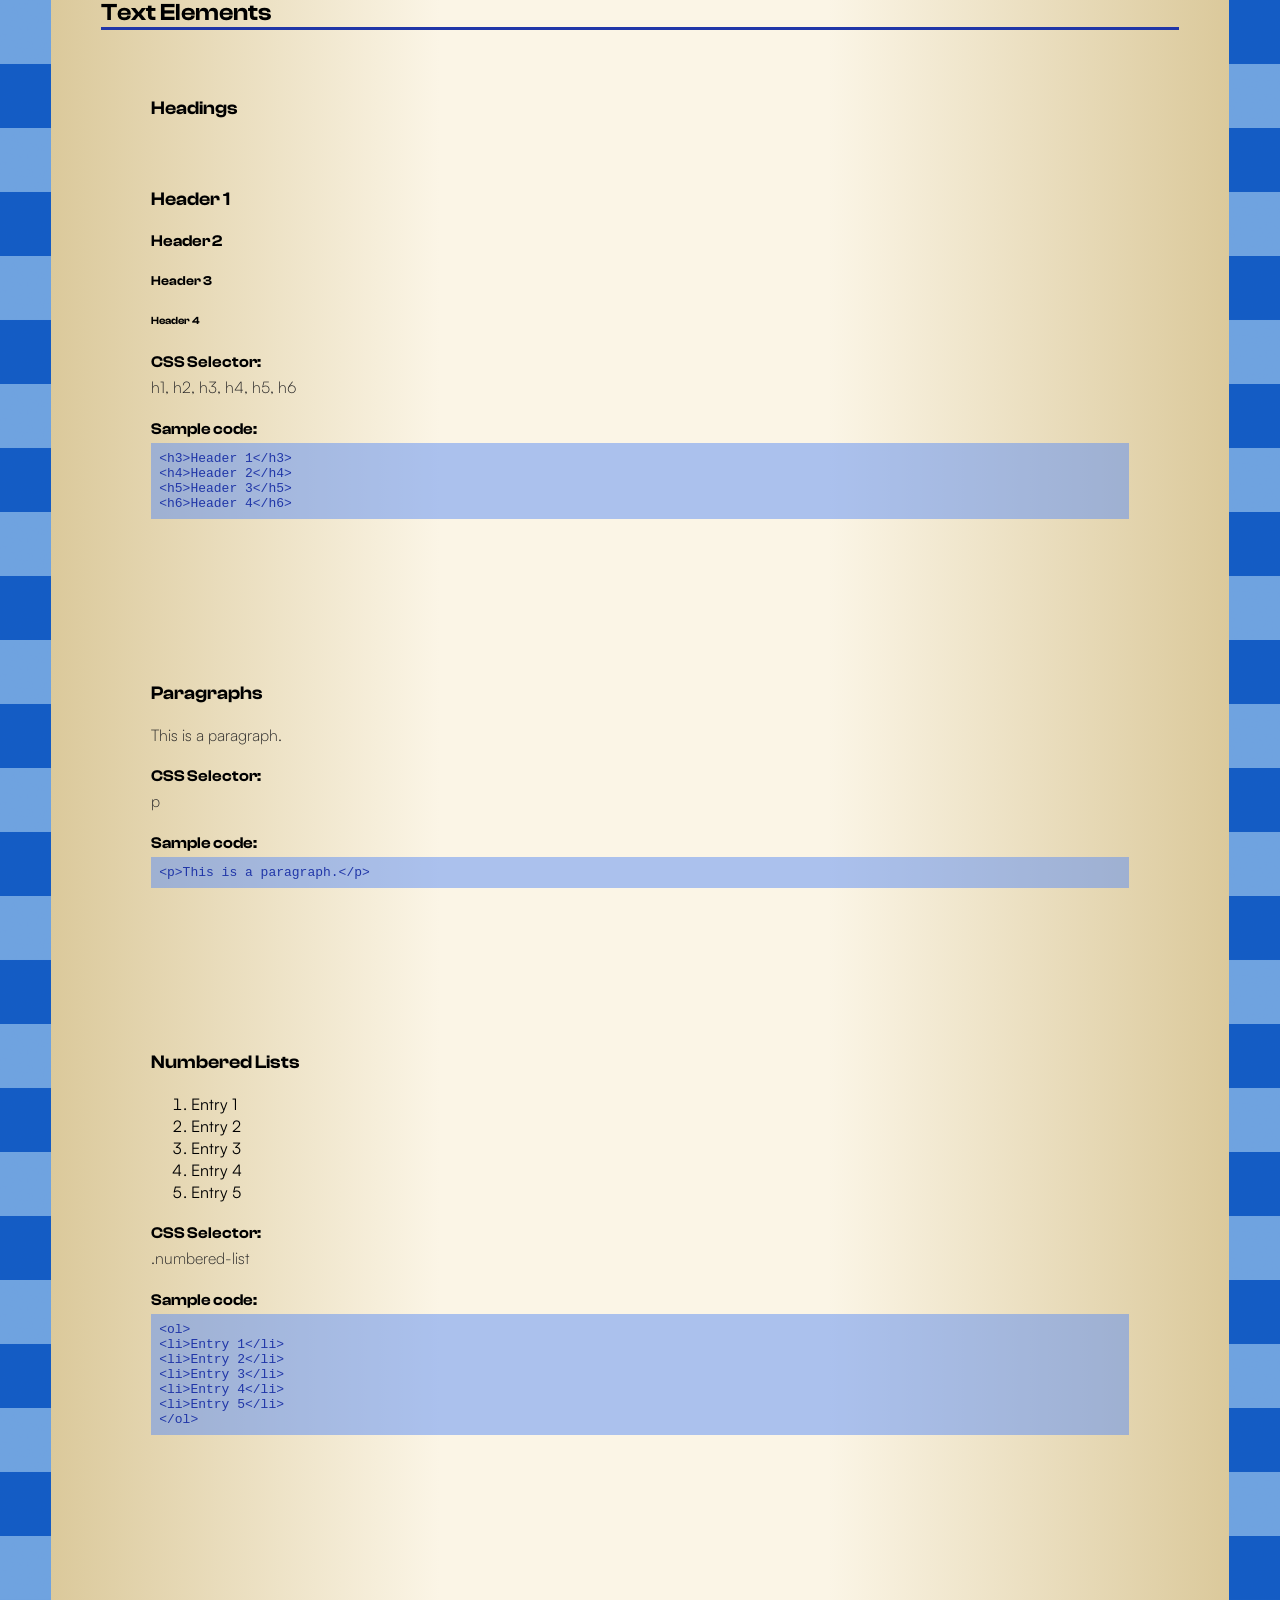
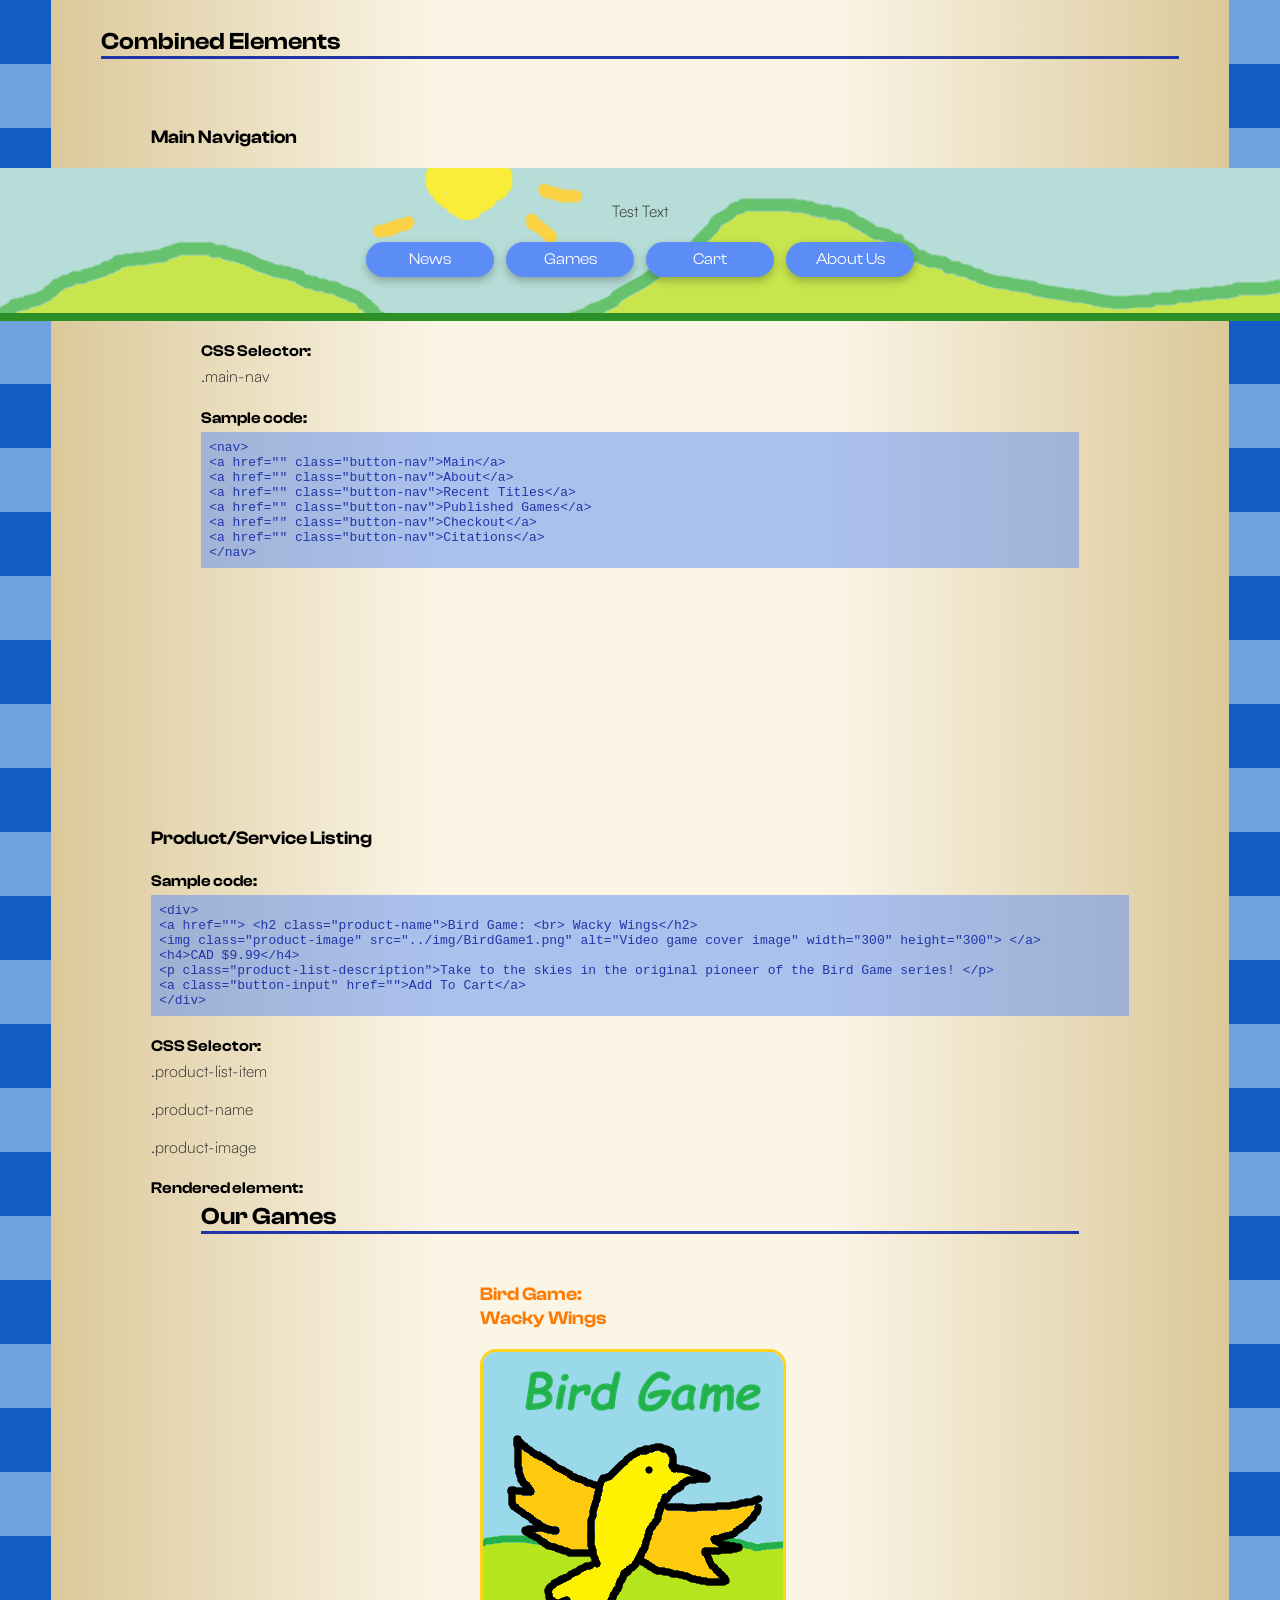
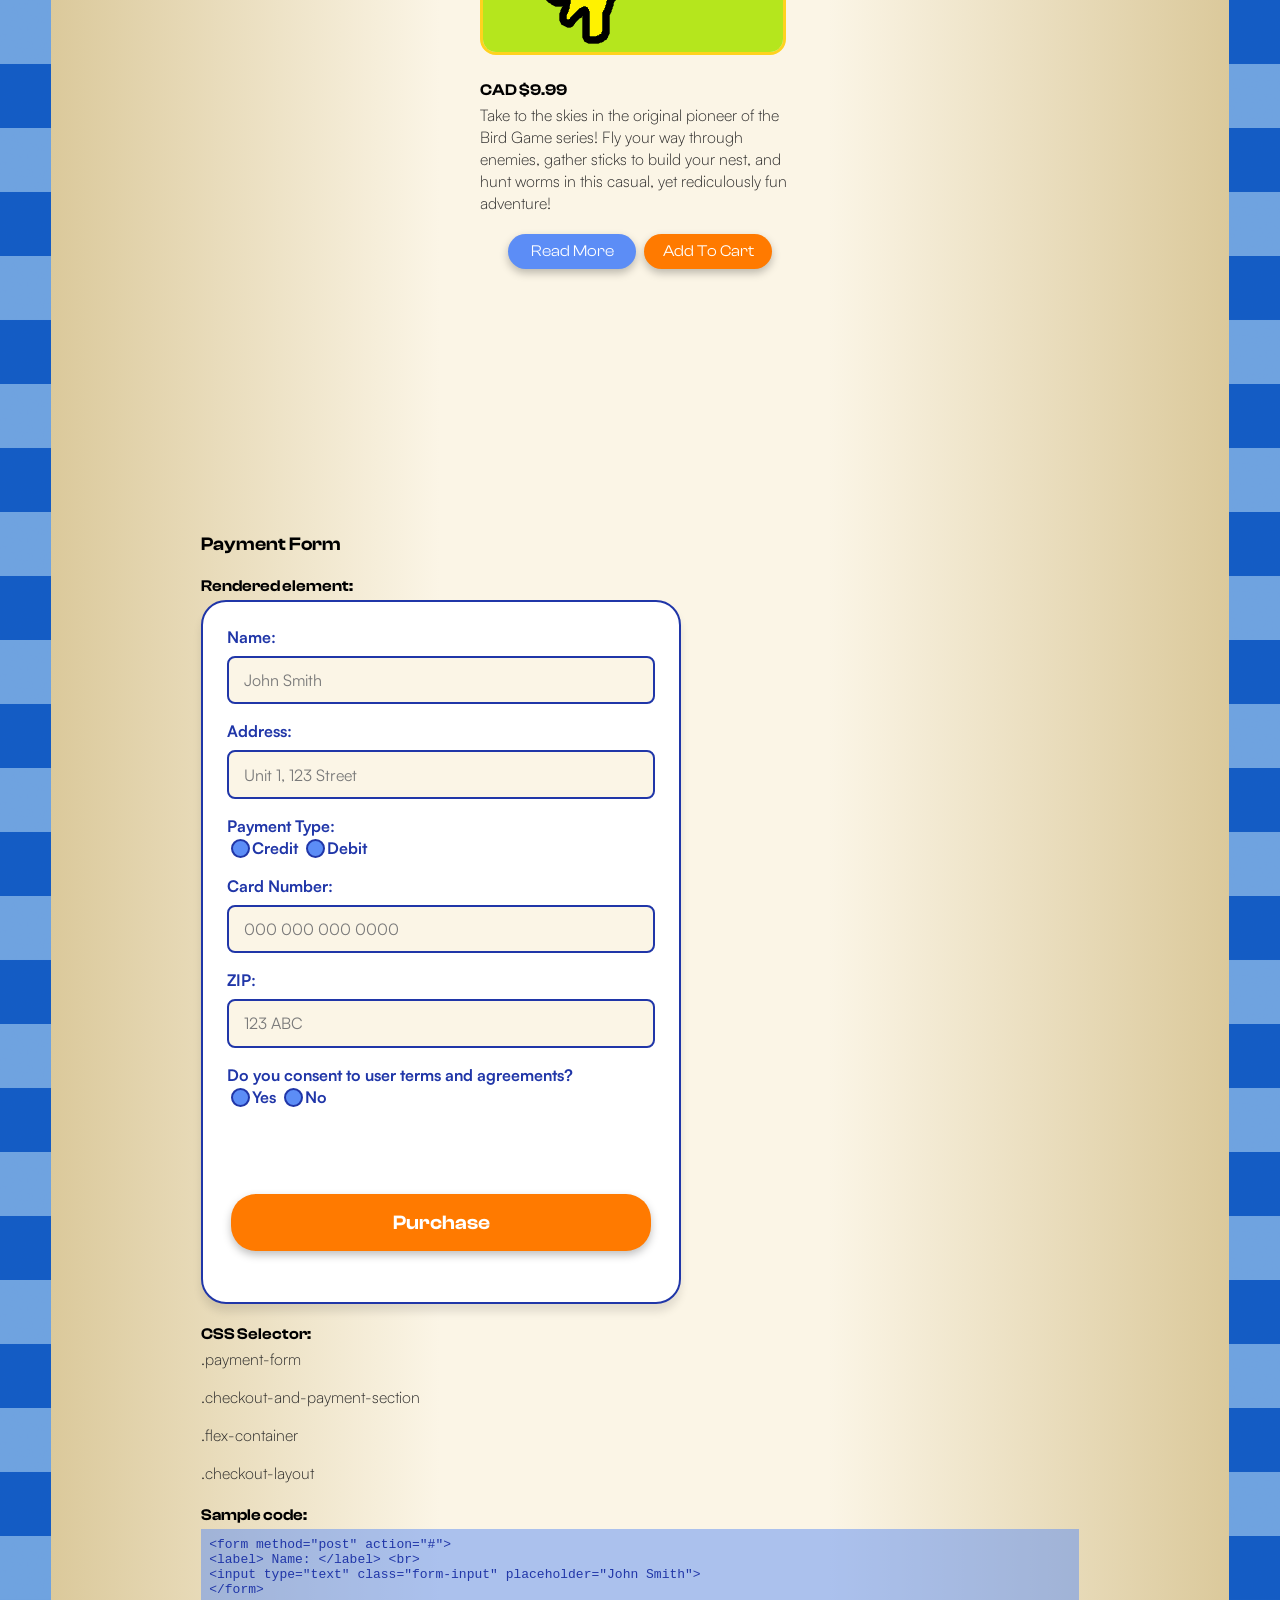
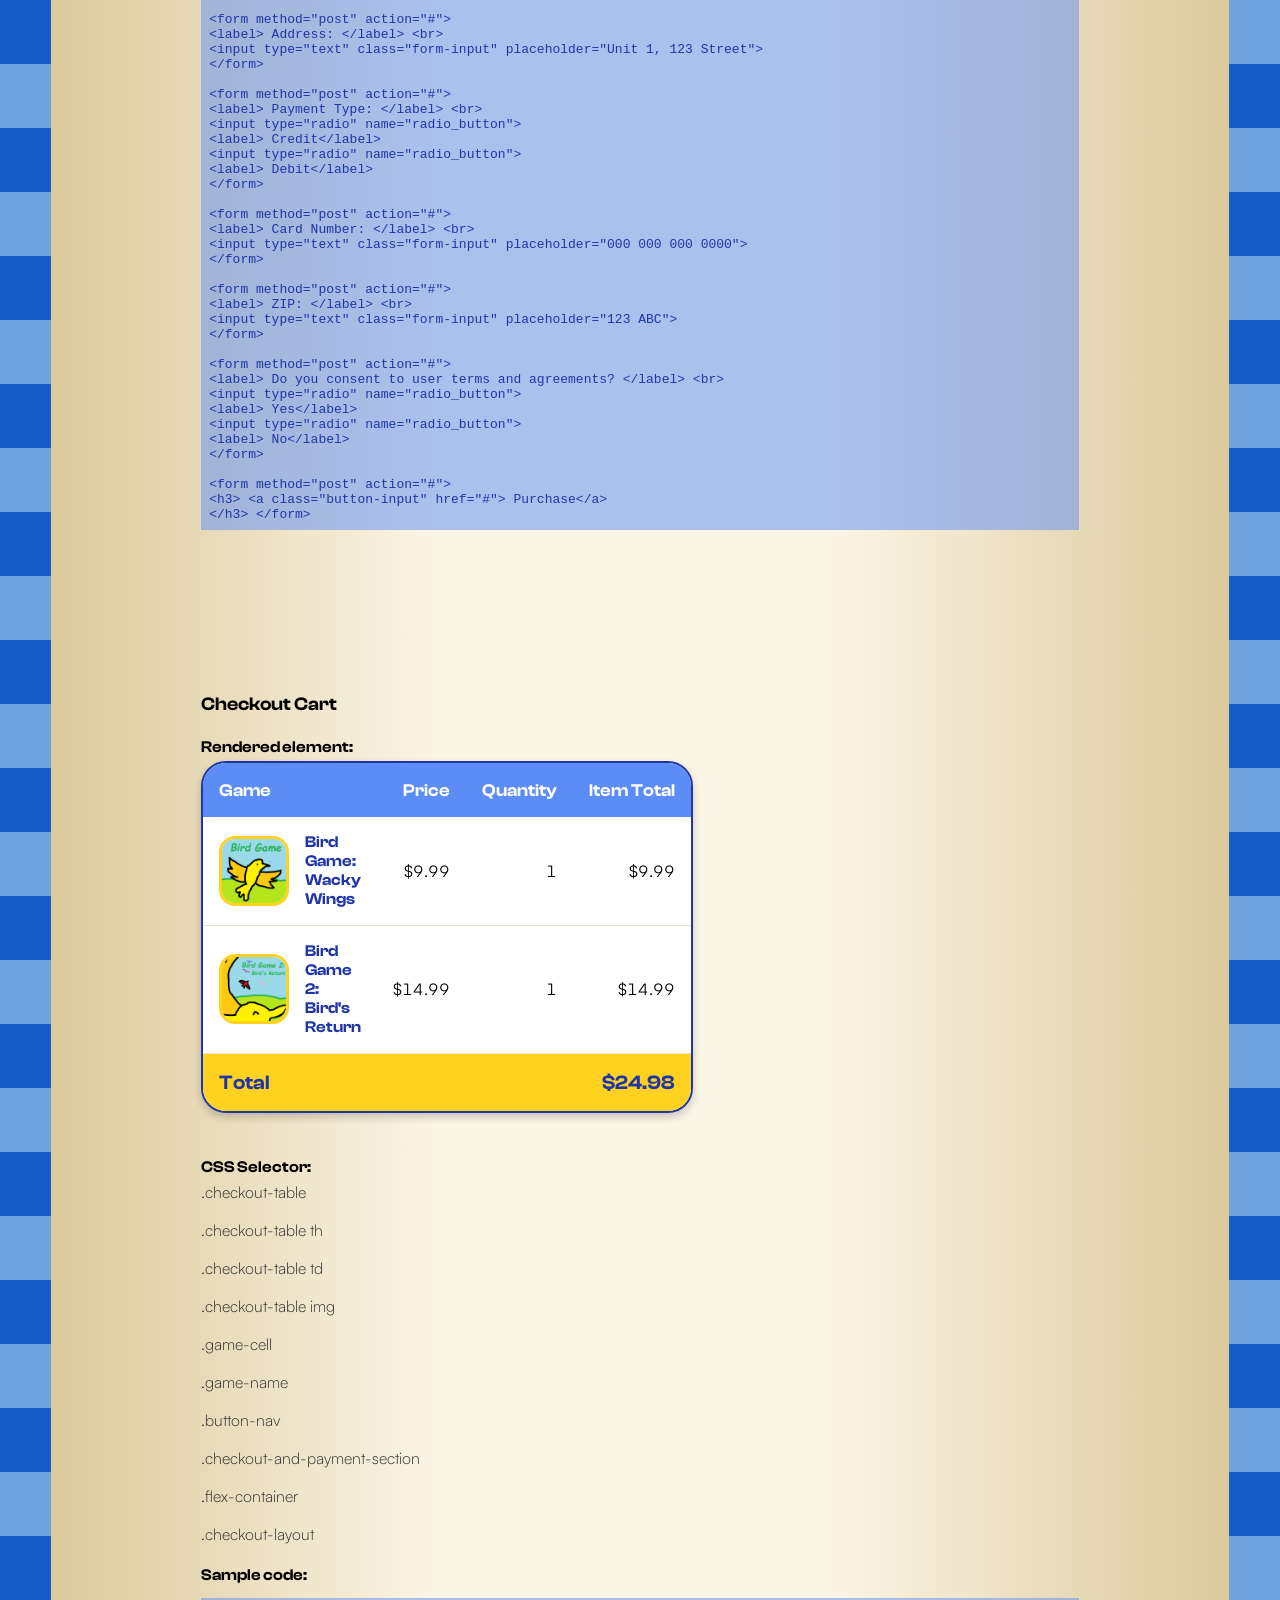
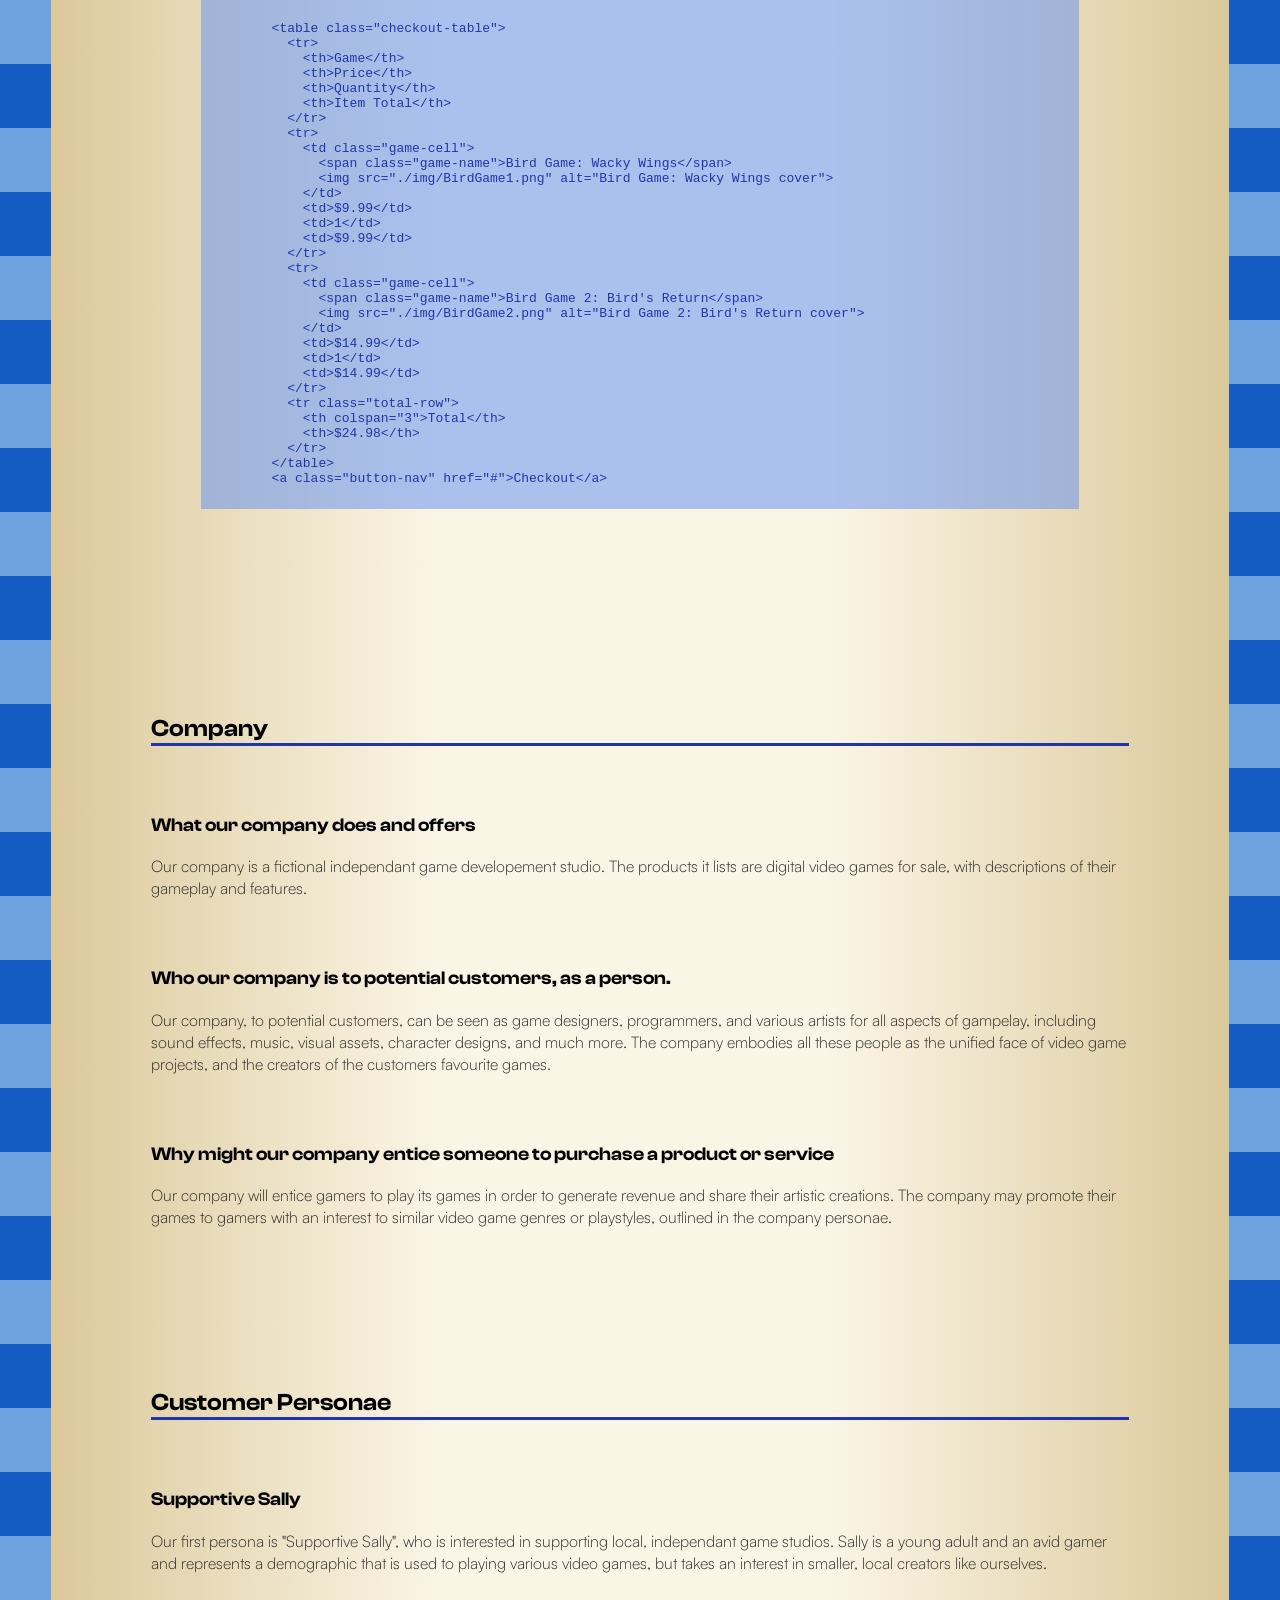
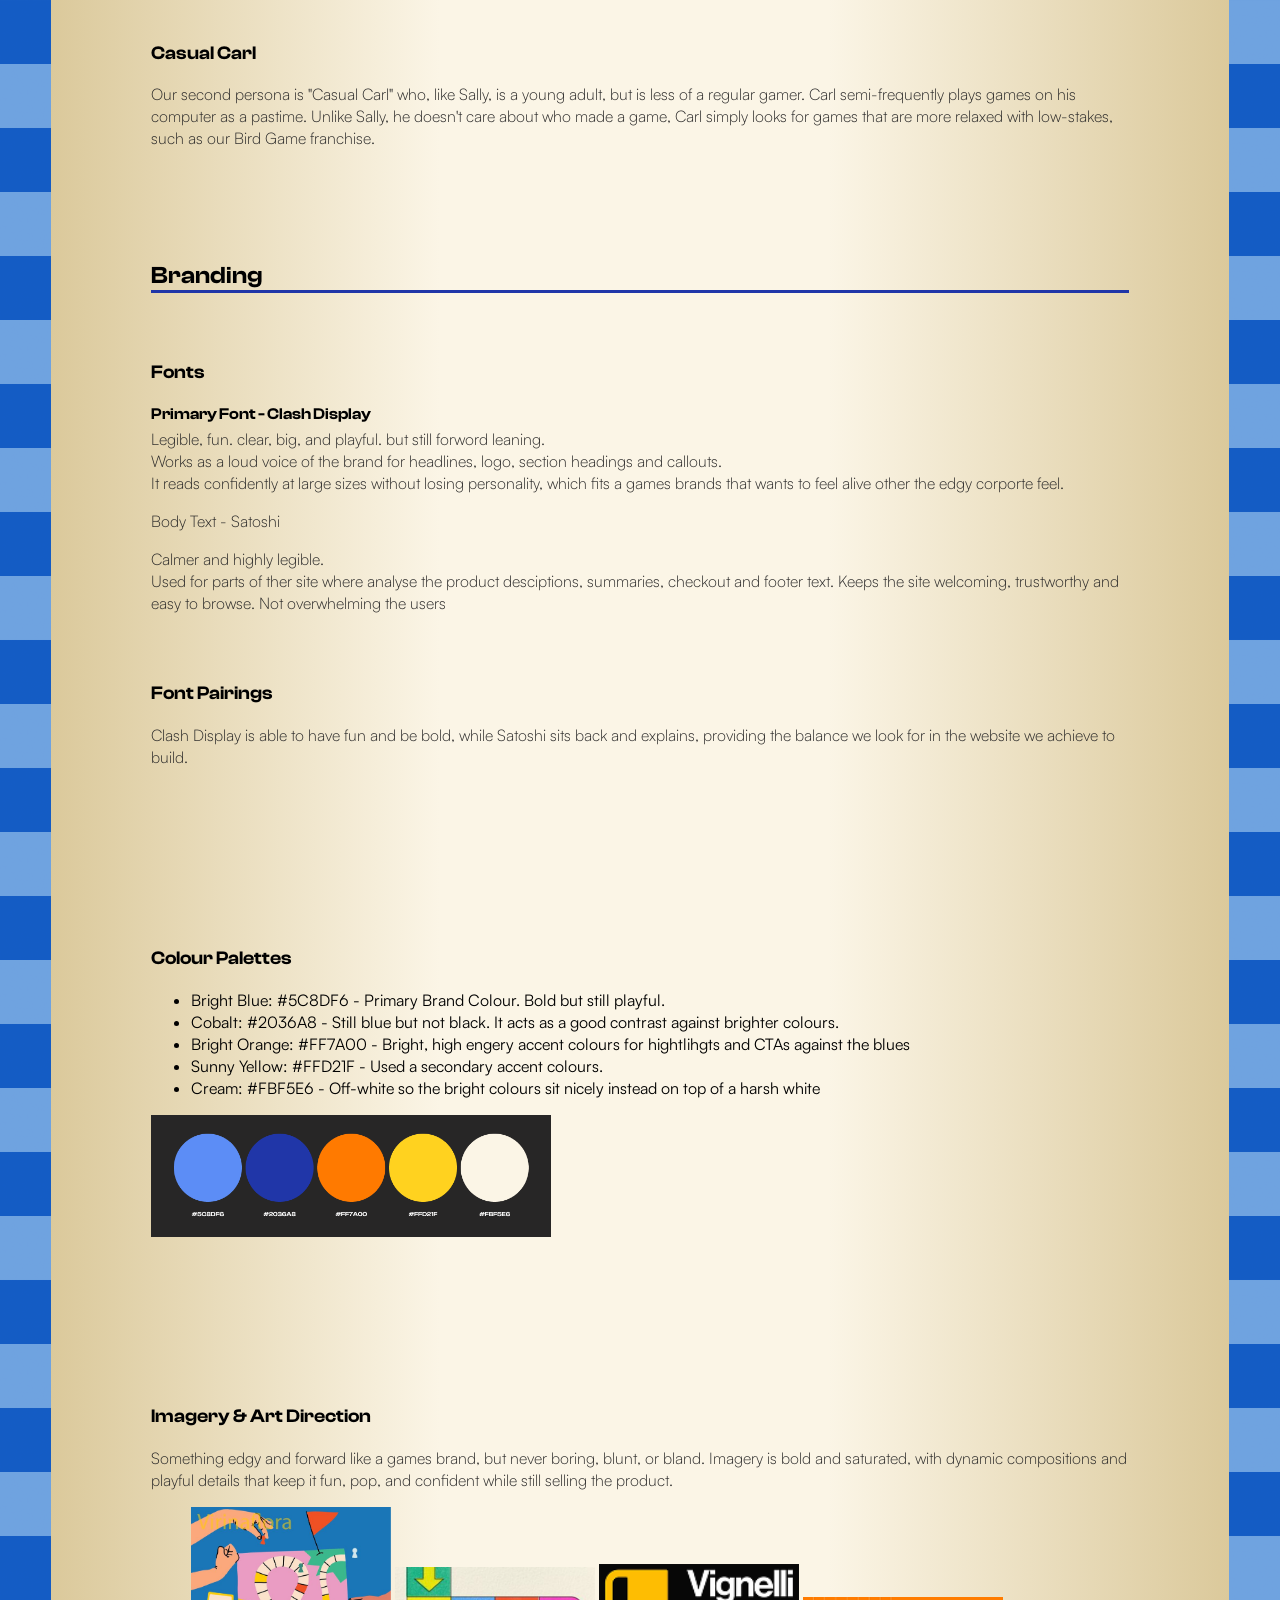
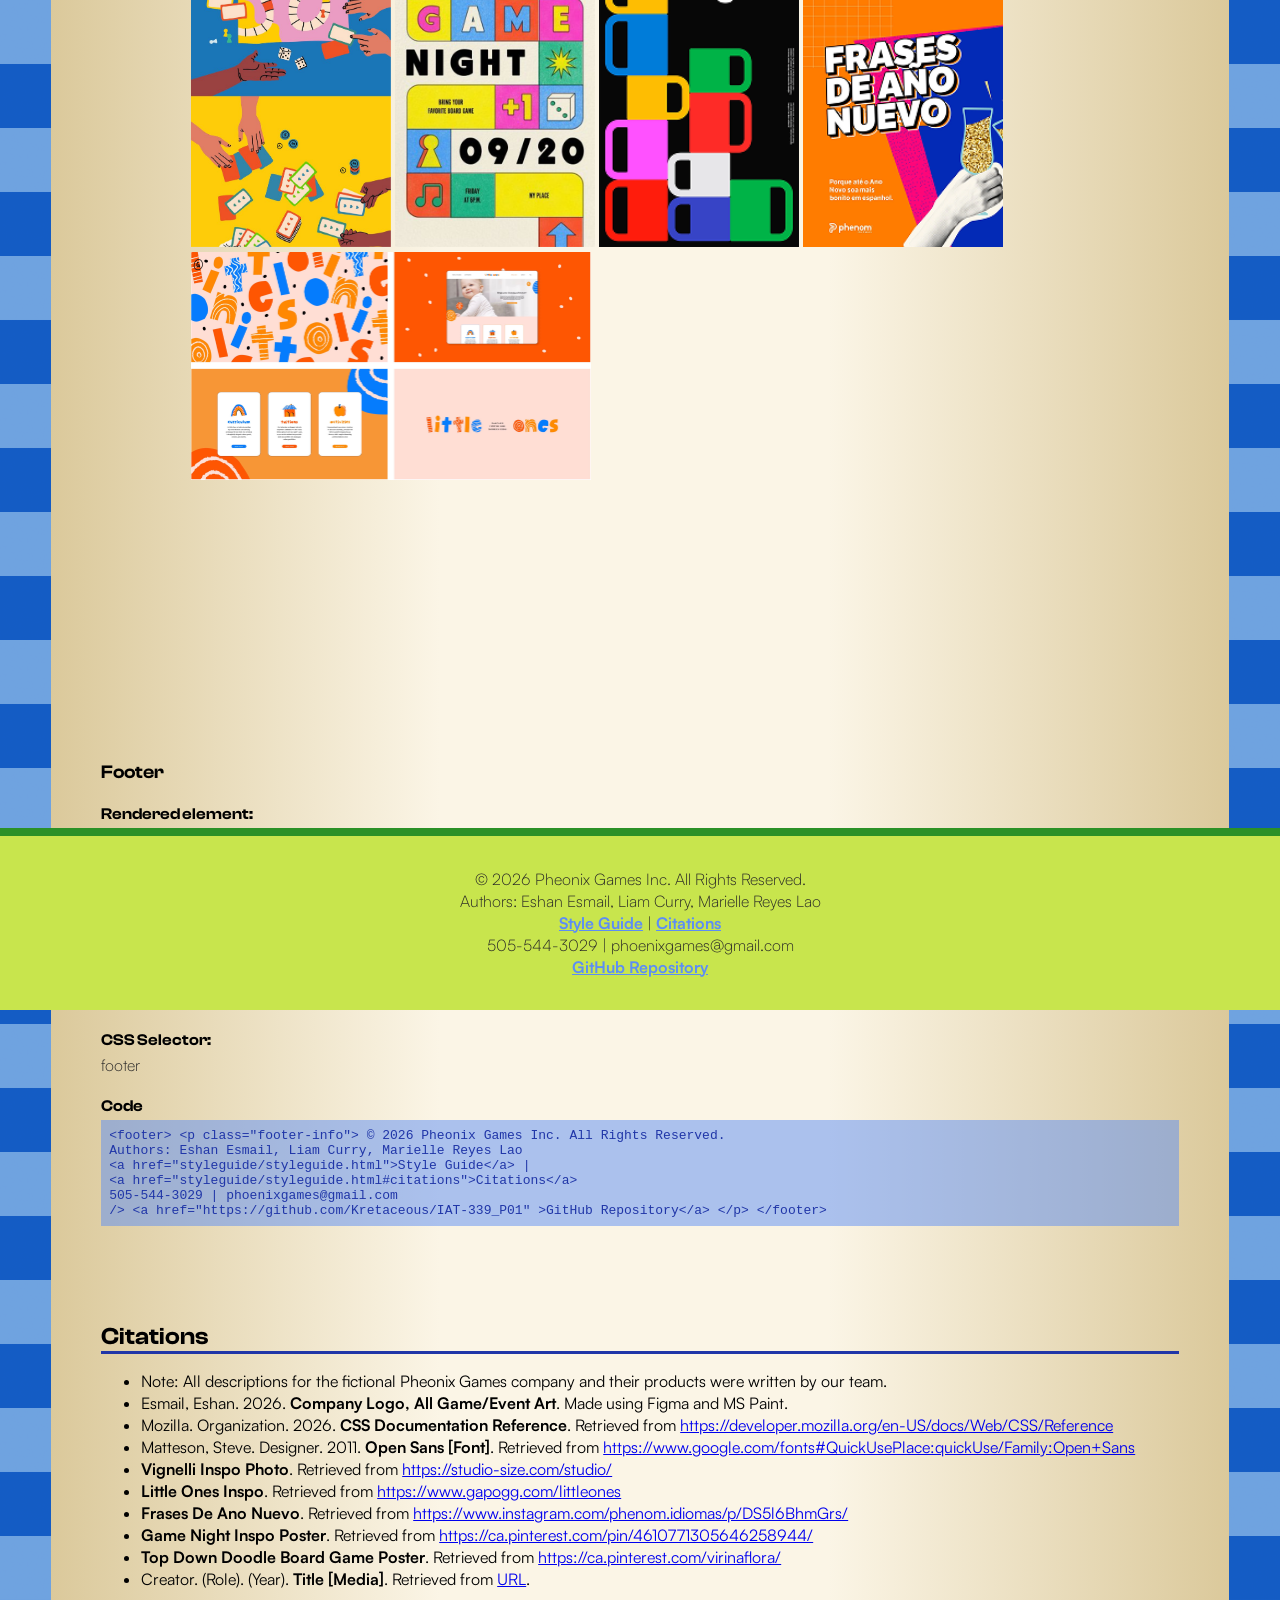
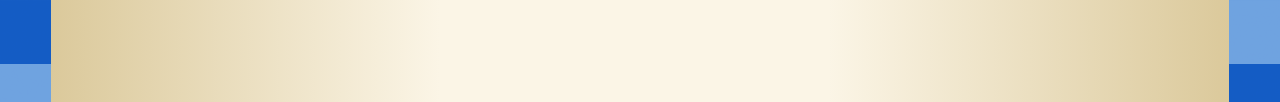
<file: P1-Style_Guide_Template/P1-Style_Guide_Template/styleguide/styleguide.html>
<!doctype html>
<html lang="en">

<head>
  <meta charset="utf-8">
  <title>Group 13's Style Guide</title>

  <link href="../css/main.css" type="text/css" rel="stylesheet">
  <link href="../css/fonts.css" type="text/css" rel="stylesheet">
</head>

<body class="background-pattern">
  <header>
    <h1>Group 13's Style Guide</h1>

    <nav>
      <h2>Website Pages</h2>
      <nav class="nav-buttons">
        <a href="../index.html#events" class="button-nav">News</a>
        <a href="../index.html#product-list" class="button-nav">Games</a>
        <a href="../checkout.html" class="button-nav">Cart</a>
        <a href="../about.html" class="button-nav">About Us</a>
      </nav>
      <br>
      <br>
      <a href="#interactive_elements" class="button-input">Interactive Elements</a>
      <a href="#text_elements" class="button-input">Text Elements</a>
      <a href="#combined_elements" class="button-input">Combined Elements</a>
      <a href="#company" class="button-input">Company</a>
      <a href="#branding" class="button-input">Branding</a>
      <a href="#citations" class="button-input">Citations</a>
    </nav>
  </header>

  <main>

  <!-- INTERACTIVE ELEMENTS SECTION // -->
  <section id="interactive_elements">
    <h2 class="header-margin">Interactive Elements</h2>

    <!--In-text link-->
    <!--Drew from the sample website HTML tuturial file in the lecture-->
    <section class="element">
      <h3 class="header-margin2">In-text link</h3>
      <p>
        Click <a href="https://ironoakgames.com/" target="_blank">this</a> to
        go directly to our website!
      </p>

      <h4>Sample code:</h4>
      <code>
          &lt;p&gt;Click &lt;a href="https://ironoakgames.com/"
          target="_blank"&gt;this&lt;/a&gt; to go directly to our
          website!&lt;/p&gt;
        </code>
    </section>

    <!-- Default Button styling section -->
    <section class="element">
      <h3 class="header-margin2">Navigation Link</h3>
      <p>
        <a href="#combined_elements">Go to Combined Elements</a>
      </p>

      <h4>CSS selector:</h4>
      <p>.button-input - style for the orange buttons</p>

      <h4>Sample code:</h4>
      <code>&lt;a href="#" class="button-input"&gt;Default Button&lt;/a&gt;</code>

      <h4>Rendered element:</h4>
      <a class="button-input" href="#">Default Button</a>
    </section>

    <!--Submit/Reset Buttons-->
    <!--Drew from the "Middle Georgia State University" website on learning HTML-->
    <section class="element">
      <h3 class="header-margin2">Submit/Reset Buttons</h3>

      <input type="submit" class="submit-button" name="submit_button" value="Submit">
      <input type="reset" class="reset-button" name="reset_button" value="Reset">

      <h4>CSS Selector:</h4>
      <p>.submit-button - style for the submit button </p>
      <p>.reset-button - style for the reset button </p>

      <h4>Sample code:</h4>
      <code>
          &lt;input type="submit" name="submit_button" value="Submit"&gt;<br>
          &lt;input type="reset" name="reset_button" value="Reset"&gt;<br>
        </code>
    </section>

    <!--Text input field with label-->
    <!--Drew from the sample website HTML tutorial file in the lecture-->
    <section class="element">
      <h3 class="header-margin2">Text Input Field with Label</h3>

      <form method="post" action="#">
        <label>Example Text Input Field</label> <br>
        <input type="text" class="form-input" placeholder="Type here:">

        <h4>CSS Selector:</h4>
        <p>.form-input</p>

        <h4>Sample code:</h4>
        <code>
            &lt;label &gt;Example Text Input&lt;/label&gt; &lt;br&gt;<br>
            &lt;input type="text" class="form-input" placeholder="Type
            here:"&gt;
          </code>
      </form>
    </section>

    <!--Radio Button with Label-->
    <!--Used the W3Schools page on input type="radio".-->
    <section class="element">
      <h3 class="header-margin2">Radio Button with Label</h3>

      <input type="radio" class="radio-button" id="radio_button1" name="radio_button">
      <label for="radio_button1">Radio Button 1</label>
      <input type="radio" class="radio-button" id="radio_button2" name="radio_button">
      <label for="radio_button2">Radio Button 2</label>
      <input type="radio" class="radio-button" id="radio_button3" name="radio_button">
      <label for="radio_button3">Radio Button 3</label>

      <h4>CSS Selector:</h4>
      <p>.radio-button</p>

      <h4>Sample code:</h4>
      <code>
          &lt;input type="radio" id="radio_button1" name="radio_button"&gt;<br>
          &lt;label for="radio_button1"&gt;Radio Button 1&lt;/label&gt;<br>
          &lt;input type="radio" id="radio_button2" name="radio_button"&gt;<br>
          &lt;label for="radio_button2"&gt;Radio Button 2&lt;/label&gt;<br>
          &lt;input type="radio" id="radio_button3" name="radio_button"&gt;<br>
          &lt;label for="radio_button3"&gt;Radio Button 3&lt;/label&gt;
        </code>
    </section>

    <!--Image as a link-->
    <!--The "a" section of HTML Doctor and HTML Standard helped how to place code within the href-->
    <section class="element">
      <h3 class="header-margin2">Image as a Link</h3>

      <figure class="image-link">
        <a href="product-listing.html">
          <img class="image-link" src="../img/CompanyLogo.png" alt="The logo for the game studio Iron Oak Games.">
        </a>
      </figure>

      <h4>CSS Selector:</h4>
      <p>.image-link</p>

      <h4>Sample code:</h4>
      <code>
          &lt;figure&gt;<br>
          &emsp;&lt;a href="product-listing.html"&gt;<br>
          &emsp;&emsp;&lt;img class="image-link" src="../img/CompanyLogo.jpeg" alt="A custom logo for
          our fictional game studio ."&gt;<br>
          &emsp;&lt;/a&gt;<br>
          &lt;/figure&gt;
        </code>
    </section>
  </section>
  <!-- // INTERACTIVE ELEMENTS SECTION -->

  <!-- Four levels of heading -->
  <!--Drew from the sample website HTML tutorial file in the first lecture-->
  <!-- TEXT ELEMENTS SECTION // -->
  <section id="text_elements">
    <h2 class="header-margin">Text Elements</h2>

    <section class="element">
      <h3 class="header-margin2">Headings</h3>

      <h3 class="header-margin2">Header 1</h3>
      <h4>Header 2</h4>
      <h5>Header 3</h5>
      <h6>Header 4</h6>

      <h4>CSS Selector:</h4>
      <p>h1, h2, h3, h4, h5, h6</p>

      <h4>Sample code:</h4>
      <code>
          &lt;h3&gt;Header 1&lt;/h3&gt;<br>
          &lt;h4&gt;Header 2&lt;/h4&gt;<br>
          &lt;h5&gt;Header 3&lt;/h5&gt;<br>
          &lt;h6&gt;Header 4&lt;/h6&gt;
        </code>
    </section>

    <!-- A paragraph -->
    <!--Drew from the sample website HTML tutorial file in the first lecture-->
    <section class="element">
      <h3 class="header-margin2">Paragraphs</h3>
      <p>This is a paragraph.</p>

      <h4>CSS Selector:</h4>
      <p>p</p>

      <h4>Sample code:</h4>
      <code> &lt;p&gt;This is a paragraph.&lt;/p&gt; </code>
    </section>

    <!--Numbered Lists-->
    <!--Learned from HTML5 Doctor/HTML Standard-->
    <section class="element">
      <h3 class="header-margin2">Numbered Lists</h3>

      <ol class="numbered-list">
        <li>Entry 1</li>
        <li>Entry 2</li>
        <li>Entry 3</li>
        <li>Entry 4</li>
        <li>Entry 5</li>
      </ol>

      <h4>CSS Selector:</h4>
      <p>.numbered-list</p>

      <h4>Sample code:</h4>
      <code>
          &lt;ol&gt;<br> 
            &lt;li&gt;Entry 1&lt;/li&gt;<br>
            &lt;li&gt;Entry 2&lt;/li&gt;<br>
            &lt;li&gt;Entry 3&lt;/li&gt;<br>
            &lt;li&gt;Entry 4&lt;/li&gt;<br>
            &lt;li&gt;Entry 5&lt;/li&gt;<br>
          &lt;/ol&gt; 
        </code>

    </section>
  </section>
  <!-- // TEXT ELEMENTS SECTION -->

  <!-- COMBINED ELEMENTS SECTION // -->
  <section id="combined_elements">
    <h2 class="header-margin">Combined Elements</h2>

    <section class="element">
      <h3 class="header-margin2">Main Navigation</h3>

      <!-- NAV -->
      <header id="header">
        <div class="main-nav">
          <div class="logo-items">
            <p>Test Text</p>
          </div>
          <nav class="nav-buttons">
            <a href="../index.html#events" class="button-nav">News</a>
            <a href="../index.html#product-list" class="button-nav">Games</a>
            <a href="../checkout.html" class="button-nav">Cart</a>
            <a href="../about.html" class="button-nav">About Us</a>
          </nav>
        </div>
      </header>

      <section>
        <h4>CSS Selector:</h4>
        <p>.main-nav</p>

        <h4>Sample code:</h4>
        <code>
            &lt;nav&gt;<br> 
              &lt;a href="" class="button-nav"&gt;Main&lt;/a&gt;<br>
              &lt;a href="" class="button-nav"&gt;About&lt;/a&gt;<br>
              &lt;a href="" class="button-nav"&gt;Recent Titles&lt;/a&gt;<br>
              &lt;a href="" class="button-nav"&gt;Published Games&lt;/a&gt;<br>
              &lt;a href="" class="button-nav"&gt;Checkout&lt;/a&gt;<br>
              &lt;a href="" class="button-nav"&gt;Citations&lt;/a&gt;<br>
            &lt;/nav&gt; 
        </code>
      </section>
    </section>

    <section class="element">
      <h3 class="header-margin2">Product/Service Listing</h3>

      <h4>Sample code:</h4>
      <code>
        &lt;div&gt;<br> 
        &lt;a href=""&gt;
        &lt;h2 class="product-name"&gt;Bird Game: &lt;br&gt; Wacky Wings&lt;/h2&gt;<br>
          &lt;img class="product-image" src="../img/BirdGame1.png" alt="Video game cover image" width="300" height="300"&gt;
        &lt;/a&gt;<br>
        &lt;h4&gt;CAD $9.99&lt;/h4&gt;<br>
        &lt;p class="product-list-description"&gt;Take to the skies in the original pioneer of the Bird Game series! &lt;/p&gt;<br>
        &lt;a class="button-input" href=""&gt;Add To Cart&lt;/a&gt;<br>
        &lt;/div&gt;
        </code>

      <h4>CSS Selector:</h4>
      <p>.product-list-item</p>
      <p>.product-name</p>
      <p>.product-image</p>

      <h4>Rendered element:</h4>
      
      <!-- Product Listing -->
      <section class="element">
        <h2 class="header-margin" id="product-list">Our Games</h2>
      
        <div class="product-list-flexbox">
          <div>
            <section class="product-list-item">
              <h3 class="product-name">Bird Game: <br>Wacky Wings</h3>
              <a class="product-image-link" href="../birdgame1.html">
                <img class="product-image" src="../img/BirdGame1.png" alt="Video game cover image of Bird Game 1">
              </a>
              
              <h4>CAD $9.99</h4>

              <p class="product-list-description">
                Take to the skies in the original pioneer of the Bird Game series!
                Fly your way through enemies, gather sticks to build your nest, and
                hunt worms in this casual, yet rediculously fun adventure!
              </p>

              <div class="centered">
                <a class="button-nav" href="../birdgame1.html">Read More</a>
                <a class="button-input" href="../checkout.html">Add To Cart</a>
              </div>
            </section>
          </div>
        </div>
      </section>

    <section>
        <h3 class="header-margin2">Payment Form</h3>

        <h4>Rendered element:</h4>
      <div class="checkout-layout">
        <div class="payment-form">
          <form method="post" action="#">
            <label>Name: </label> <br>
            <input type="text" class="form-input" placeholder="John Smith">
          </form>

          <form method="post" action="#">
            <label>Address: </label> <br>
            <input type="text" class="form-input" placeholder="Unit 1, 123 Street">
          </form>

          <form method="post" action="#">
            <label>Payment Type: </label> <br>
            <input type="radio" name="radio_button">
            <label>Credit</label>
            <input type="radio" name="radio_button">
            <label>Debit</label>
          </form>

          <form method="post" action="#">
            <label>Card Number: </label> <br>
            <input type="text" class="form-input" placeholder="000 000 000 0000">
          </form>

          <form method="post" action="#">
            <label>ZIP: </label> <br>
            <input type="text" class="form-input" placeholder="123 ABC">
          </form>


          <form method="post" action="#">
            <label> Do you consent to user terms and agreements? </label> <br>
            <input type="radio" name="radio_button">
            <label>Yes</label>
            <input type="radio" name="radio_button">
            <label>No</label>
          </form>


          <form method="post" action="#">
            <!-- Purchase button -->
            <h3 class="header-margin2">
              <a class="button-input" href="#">Purchase</a>
            </h3>
          </form>

        </div>
      </div>

        <h4>CSS Selector:</h4>
        <p>.payment-form</p>
        <p>.checkout-and-payment-section</p>
        <p>.flex-container</p>
        <p>.checkout-layout</p>

        <h4>Sample code:</h4>
        <code>
          &lt;form method="post" action="#"&gt; <br>
          &lt;label&gt; Name: &lt;/label&gt;  &lt;br&gt; <br>
          &lt;input type="text" class="form-input" placeholder="John Smith"&gt; <br>
          &lt;/form&gt; <br>
        <br>
          &lt;form method="post" action="#"&gt; <br>
          &lt;label&gt; Address: &lt;/label&gt;  &lt;br&gt; <br>
          &lt;input type="text" class="form-input" placeholder="Unit 1, 123 Street"&gt; <br>
          &lt;/form&gt; <br>
        <br>
          &lt;form method="post" action="#"&gt; <br>
          &lt;label&gt; Payment Type: &lt;/label&gt;  &lt;br&gt; <br>
          &lt;input type="radio" name="radio_button"&gt; <br>
          &lt;label&gt; Credit&lt;/label&gt; <br>
          &lt;input type="radio" name="radio_button"&gt; <br>
          &lt;label&gt; Debit&lt;/label&gt; <br>
          &lt;/form&gt; <br>
        <br>
          &lt;form method="post" action="#"&gt; <br>
          &lt;label&gt; Card Number: &lt;/label&gt;  &lt;br&gt; <br>
          &lt;input type="text" class="form-input" placeholder="000 000 000 0000"&gt;<br> 
          &lt;/form&gt; <br>
        <br>
          &lt;form method="post" action="#"&gt; <br>
          &lt;label&gt; ZIP: &lt;/label&gt;  &lt;br&gt; <br>
          &lt;input type="text" class="form-input" placeholder="123 ABC"&gt; <br>
          &lt;/form&gt; <br>
        <br>
          &lt;form method="post" action="#"&gt; <br>
          &lt;label&gt;  Do you consent to user terms and agreements? &lt;/label&gt;  &lt;br&gt; <br>
          &lt;input type="radio" name="radio_button"&gt; <br>
          &lt;label&gt; Yes&lt;/label&gt; <br>
          &lt;input type="radio" name="radio_button"&gt; <br>
          &lt;label&gt; No&lt;/label&gt; <br>
          &lt;/form&gt; <br>
        <br>
          &lt;form method="post" action="#"&gt; <br>
          &lt;h3&gt;
          &lt;a class="button-input" href="#"&gt; Purchase&lt;/a&gt; <br>
          &lt;/h3&gt;
          &lt;/form&gt; <br>
        </code>

    </section>

    <section>
        <h3 class="header-margin2">Checkout Cart</h3>

        <h4>Rendered element:</h4>
        <div class="checkout-layout">
          <table class="checkout-table">
            <tr>
              <th>Game</th>
              <th>Price</th>
              <th>Quantity</th>
              <th>Item Total</th>
            </tr>
            <tr>
              <td class="game-cell">
                <span class="game-name">Bird Game: Wacky Wings</span>
                <img src="../img/BirdGame1.png" alt="MSpaint_BirdGame1_thumbnail">
              </td>
              <td>$9.99</td>
              <td>1</td>
              <td>$9.99</td>
            </tr>
            <tr>
              <td class="game-cell">
                <span class="game-name">Bird Game 2: Bird's Return</span>
                <img src="../img/BirdGame2.png" alt="MSpaint_BirdGame2_thumbnail">
              </td>
              <td>$14.99</td>
              <td>1</td>
              <td>$14.99</td>
            </tr>
            <tr class="total-row">
              <th colspan="3">Total</th>
              <th>$24.98</th>
            </tr>
          </table>
        </div>

      

      <h4>CSS Selector:</h4>
      <p>.checkout-table</p>
      <p>.checkout-table th</p>
      <p>.checkout-table td</p>
      <p>.checkout-table img</p>
      <p>.game-cell</p>
      <p>.game-name</p>
      <p>.button-nav</p>
      <p>.checkout-and-payment-section</p>
      <p>.flex-container</p>
      <p>.checkout-layout</p>

      <h4>Sample code:</h4>
      <pre><code>
        &lt;table class="checkout-table"&gt;
          &lt;tr&gt;
            &lt;th&gt;Game&lt;/th&gt;
            &lt;th&gt;Price&lt;/th&gt;
            &lt;th&gt;Quantity&lt;/th&gt;
            &lt;th&gt;Item Total&lt;/th&gt;
          &lt;/tr&gt;
          &lt;tr&gt;
            &lt;td class="game-cell"&gt;
              &lt;span class="game-name"&gt;Bird Game: Wacky Wings&lt;/span&gt;
              &lt;img src="./img/BirdGame1.png" alt="Bird Game: Wacky Wings cover"&gt;
            &lt;/td&gt;
            &lt;td&gt;$9.99&lt;/td&gt;
            &lt;td&gt;1&lt;/td&gt;
            &lt;td&gt;$9.99&lt;/td&gt;
          &lt;/tr&gt;
          &lt;tr&gt;
            &lt;td class="game-cell"&gt;
              &lt;span class="game-name"&gt;Bird Game 2: Bird's Return&lt;/span&gt;
              &lt;img src="./img/BirdGame2.png" alt="Bird Game 2: Bird's Return cover"&gt;
            &lt;/td&gt;
            &lt;td&gt;$14.99&lt;/td&gt;
            &lt;td&gt;1&lt;/td&gt;
            &lt;td&gt;$14.99&lt;/td&gt;
          &lt;/tr&gt;
          &lt;tr class="total-row"&gt;
            &lt;th colspan="3"&gt;Total&lt;/th&gt;
            &lt;th&gt;$24.98&lt;/th&gt;
          &lt;/tr&gt;
        &lt;/table&gt;
        &lt;a class="button-nav" href="#"&gt;Checkout&lt;/a&gt;
      </code></pre>
    </section>


    </section>
    <!-- // COMPANY ELEMENTS SECTION -->

    <section id="company">
      <h2 class="header-margin">Company</h2>

        <h3 class="header-margin2">What our company does and offers</h3>
        <p>
          Our company is a fictional independant game developement studio. The
          products it lists are digital video games for sale, with descriptions
          of their gameplay and features.
        </p>

        <h3 class="header-margin2">Who our company is to potential customers, as a person.</h3>
        <p>
          Our company, to potential customers, can be seen as game designers,
          programmers, and various artists for all aspects of gampelay,
          including sound effects, music, visual assets, character designs, and
          much more. The company embodies all these people as the unified face
          of video game projects, and the creators of the customers favourite
          games.
        </p>

        <h3 class="header-margin2">Why might our company entice someone to purchase a product or service</h3>
        <p> Our company will entice gamers to play its games in order to generate revenue and share their artistic
          creations. The company may promote their games to gamers with an interest to similar video game genres or
          playstyles, outlined in the company personae.</p>
    
    </section>

    <section id="company-customers">
        <h2 class="header-margin2">Customer Personae</h2>
        <h3 class="header-margin2">Supportive Sally</h3>
        <p> Our first persona is "Supportive Sally", who is interested in supporting local, independant game studios.
          Sally is a young adult and an avid gamer and represents a demographic that is used to playing various video
          games, but takes an interest in smaller, local creators like ourselves. </p>
        <h3 class="header-margin2">Casual Carl</h3>
        <p> Our second persona is "Casual Carl" who, like Sally, is a young adult, but is less of a regular gamer. Carl
          semi-frequently plays games on his computer as a pastime. Unlike Sally, he doesn't care about who made a game,
          Carl simply looks for games that are more relaxed with low-stakes, such as our Bird Game franchise. </p>
    </section>

    <section id="branding">
      <h2 class="header-margin">Branding</h2>

      <h3 class="header-margin2">Fonts</h3>
        <h4 class="clash-display-font">Primary Font - Clash Display</h4>
        <p>Legible, fun. clear, big, and playful. but still forword leaning. <br>Works as a loud voice of the brand for
          headlines, logo, section headings and callouts. <br>It reads confidently at large sizes without losing personality,
          which fits a games brands that wants to feel alive other the edgy corporte feel.</p>

        <p class="satoshi-font">Body Text - Satoshi</p>

        <p>Calmer and highly legible. <br>
          Used for parts of ther site where analyse the product desciptions,
          summaries, checkout and footer text.
          Keeps the site welcoming, trustworthy and easy to browse. Not
          overwhelming the users</p>
      
      <h3 class="header-margin2">Font Pairings</h3>
      <p>
        Clash Display is able to have fun and be bold, while Satoshi sits back
        and explains, providing the balance we look for in the website we
        achieve to build.
      </p>

      
    </section>

    <section class="element">
        <h3 class="header-margin2">Colour Palettes</h3>
        <ul>
          <li>Bright Blue: #5C8DF6 - Primary Brand Colour. Bold but still playful.</li>
          <li>Cobalt: #2036A8 - Still blue but not black. It acts as a good contrast against brighter colours.</li>
          <li>Bright Orange: #FF7A00 -  Bright, high engery accent colours for hightlihgts and CTAs against the blues</li>
          <li>Sunny Yellow: #FFD21F - Used a secondary accent colours.</li>
          <li>Cream: #FBF5E6 - Off-white so the bright colours sit nicely instead on top of a harsh white</li>
        </ul>
        <img src="../img/colourpalette.png" alt="Game night invitation" width="400">
      </section>

      <section class="element">
        <h3 class="header-margin2">Imagery & Art Direction</h3>
        <p>
          Something edgy and forward like a games brand, but never boring,
          blunt, or bland. Imagery is bold and saturated, with dynamic
          compositions and playful details that keep it fun, pop, and confident
          while still selling the product.
        </p>
        <figure>
          <img src="../img/boardgamedoodle.png" alt="Illustration of board game" width="200">
          <img src="../img/gamenightposter.png" alt="Game night invitation" width="200">
          <img src="../img/vignelliposter.png" alt="Game night invitation" width="200">
          <img src="../img/poster2.png" alt="Game night invitation" width="200">

          <img src="../img/littleonesinspo.jpg" alt="Little Ones Design Inspo" width="400">
        </figure>
      </section>
    </section>

    <section class="element">

      <h3 class="header-margin2">Footer</h3>
      <h4>Rendered element:</h4>
      <footer>
      <p class="footer-info">
        © 2026 Pheonix Games Inc. All Rights Reserved.<br>
        Authors: Eshan Esmail, Liam Curry, Marielle Reyes Lao<br>
        <a href="styleguide/styleguide.html">Style Guide</a> |
        <a href="styleguide/styleguide.html#citations">Citations</a><br>
        505-544-3029 | phoenixgames@gmail.com<br>
        <a href="https://github.com/Kretaceous/IAT-339_P01"
          >GitHub Repository</a
        >
      </p>
    </footer>
    <h4>CSS Selector:</h4>
    <p>footer</p>

    <h4>Code</h4>
    <code>
      &lt;footer&gt;
        &lt;p class="footer-info"&gt;
          © 2026 Pheonix Games Inc. All Rights Reserved.<br>
          Authors: Eshan Esmail, Liam Curry, Marielle Reyes Lao<br>
          &lt;a href="styleguide/styleguide.html">Style Guide&lt;/a&gt; | <br>
          &lt;a href="styleguide/styleguide.html#citations"&gt;Citations&lt;/a&gt;<br>
          505-544-3029 | phoenixgames@gmail.com<br> /&gt;
          &lt;a href="https://github.com/Kretaceous/IAT-339_P01"
            &gt;GitHub Repository&lt;/a&gt;
        &lt;/p&gt;
        &lt;/footer&gt;
      </code>
    </section>

    <section id="citations">
      <h2 class="header-margin">Citations</h2>

      <ul>
        <li>
          Note: All descriptions for the fictional Pheonix Games company and their products were written by our team.
        </li>
        <li>
          Esmail, Eshan. 2026. <strong>Company Logo, All Game/Event Art</strong>.
          Made using Figma and MS Paint.
        </li>
        <li>
          Mozilla. Organization. 2026. <strong>CSS Documentation Reference</strong>.
          Retrieved from
          <a
            href="https://developer.mozilla.org/en-US/docs/Web/CSS/Reference">https://developer.mozilla.org/en-US/docs/Web/CSS/Reference</a>
        </li>
        <li>
          Matteson, Steve. Designer. 2011. <strong>Open Sans [Font]</strong>.
          Retrieved from
          <a
            href="https://www.google.com/fonts#QuickUsePlace:quickUse/Family:Open+Sans">https://www.google.com/fonts#QuickUsePlace:quickUse/Family:Open+Sans</a>
        </li>
        <li>
          <strong>Vignelli Inspo Photo</strong>.
          Retrieved from
          <a href="https://studio-size.com/studio/">https://studio-size.com/studio/</a>
        </li>
        <li>
          <strong>Little Ones Inspo</strong>.
          Retrieved from
          <a href="https://www.gapogg.com/littleones">https://www.gapogg.com/littleones</a>
        </li>
        <li>
          <strong>Frases De Ano Nuevo</strong>.
          Retrieved from
          <a
            href="https://www.instagram.com/phenom.idiomas/p/DS5l6BhmGrs/">https://www.instagram.com/phenom.idiomas/p/DS5l6BhmGrs/</a>
        </li>
        <li>
          <strong>Game Night Inspo Poster</strong>.
          Retrieved from
          <a
            href="https://ca.pinterest.com/pin/4610771305646258944/">https://ca.pinterest.com/pin/4610771305646258944/</a>
        </li>
        <li>
          <strong>Top Down Doodle Board Game Poster</strong>.
          Retrieved from
          <a href="https://ca.pinterest.com/virinaflora/">https://ca.pinterest.com/virinaflora/</a>
        </li>
        <li>
          Creator. (Role). (Year). <strong>Title [Media]</strong>. Retrieved
          from <a href="#">URL</a>.
        </li>
      </ul>
    </section>
  </main>
</body>

</html>
</file>
<file: P1-Style_Guide_Template/P1-Style_Guide_Template/css/main.css>
/*
  STYLE GUIDE STYLING 
  Default styling for the style guide 
*/

html {
  background-color: #5c8df6;
}

body {
  margin: 0;
  font-family: "Satoshi";
  font-weight: normal;
}

main {
  background-color: #fbf5e6;
  /* Gradient stretches across the entire scrollable page */
  background: linear-gradient(to right,
      #dbc99b 0%,
      #fbf5e6 33%,
      #fbf5e6 66%,
      #dbc99b 100%);
  
  padding-top: 6rem;
  margin-left: 4vw;
  margin-right: 4vw;
}





header {
  text-align: center;
  align-items: center;
  background-image: url("../img/SkyBanner.png");
  background-repeat: no-repeat;
  background-size: cover;
  background-position: center center;
  border-bottom: 0.5rem solid #2b9127;
  padding-top: 2rem;
  padding-bottom: 2rem;

  /* Pushes header to screen edge, while keeping page padding */
  width: 100vw;
  position: relative;
  left: 50%;
  right: 50%;
  margin-left: -50vw;
  margin-right: -50vw;
}

footer {
  text-align: center;
  align-items: center;
  padding-top: 2rem;
  padding-bottom: 1rem;
  
  /* Pushes footer to screen edge, while keeping page padding */
  width: 100vw;
  position: relative;
  left: 50%;
  right: 50%;
  margin-left: -50vw;
  margin-right: -50vw;

  background-color: #c8e54d;
  border-top: 0.5rem solid #2b9127;
}

p {
  color:#272626;
}


/*Basic checkerboard background that scrolls infinitely*/
.background-pattern {
  background-image: url("../img/BasicPattern.png");
  z-index: -1;
  background-repeat: repeat;
  background-size: 128px 128px;

  inset: 0;
  margin: 0;
  padding: 0;

  animation: diagonal-scroll 10s linear infinite;
}

@keyframes diagonal-scroll {
  from{background-position: 0 0;}
  to {background-position: 128px 128px;}
}


section {
  margin-left: 50px;
  margin-right: 50px;
  padding-bottom: 6rem;
}

section h2 {
  border-bottom-style: solid;
  border-bottom-color: #2036a8;
  margin: 0;
}

nav a {
  color: #5c8df6;
  transition-duration: 0.5s;
}

nav a:hover,
nav a:focus {
  color: #ff7a00;
  text-decoration: none;
}

code {
  background-color: #5c8df680;
  /* '80' at the end means 50% opacity */
  color: #2036a8;
  padding: 0.5rem;
  display: block;
}

/* 
  INTERACTIVE ELEMENTS -------------------
*/

/* Styling for the input buttons */
.button-input, .button-nav, .submit-button, .reset-button {
  display: inline-block;
  align-items: center;

  padding: 0.5rem;
  min-width: 7rem;
  min-height: 1.1rem;
  transition-duration: 0.5s;
  border-radius: 25px;
  margin: 0.25rem;
  box-shadow: 0 4px 8px rgba(0, 0, 0, 0.25);

  text-decoration: none;
  font-family: "Clash Display";
  text-align: center;
  outline: none;

  white-space: nowrap;
}

.button-input {
  color: white;
  background-color: #ff7a00;
}

.button-nav {
  color: white;
  background-color: #5c8df6;
}

.submit-button {
  color: white;
  background-color: #ff7a00;
  border: none;
}

.reset-button {
  color: white;
  background-color: #5c8df6;
}

.button-input:hover,
.button-input:focus,
.submit-button:hover,
.submit-button:focus,
.reset-button:hover,
.reset-button:focus {
  color: white;
  background-color: #d25000;
  scale: 1.05;
}

.button-input:active,
.submit-button:active,
.reset-button:active,
.button-nav:active {
  filter: brightness(0.75);
}

.button-nav:hover,
.button-nav:focus {
  color: white;
  background-color: #2036a8;
  scale: 1.05;
}

/* Submit Button */
.submit-button {
  display: inline-block;
  padding: 0.5rem;

  color: white;
  background-color: #ff7a00;

  text-decoration: none;
  font-family: "Clash Display";

  border-radius: 25px;
  box-shadow: 0 4px 8px rgba(0, 0, 0, 0.2);
  /* horizontal offset | vertical offset | blur radius | color */

  transition-duration: 0.5s;

  border: none;
  outline: none;
}

/* Image Link */
.image-link {
  transition-duration: 0.5s;
  object-fit: cover;
  object-position: center;
}

.image-link:hover,
.image-link:focus,
.button-nav:hover,
.button-nav:focus {
  /* background-color: #FFD21F; */
  scale: 1.05;
}

.button-nav-alt:hover,
.button-nav-alt:focus {
  background-color: #2036a8;
  scale: 1.05;
  box-shadow: 0 4px 8px rgba(0, 0, 0, 0.25);
  transition-duration: 0.25s;
}

/* Form Stuff */
form {
  /* margin-top: 0.25rem; */
  padding: 0.5rem;
}

/* Radio Inputs: */

/* This forum was used for reference on chaning the appearance of radio buttons: 
https://stackoverflow.com/questions/4253920/how-do-i-change-the-color-of-radio-buttons */
input[type="radio"]:after {
  width: 15px;
  height: 15px;
  border-radius: 15px;
  top: -2px;
  left: -1px;
  position: relative;
  background-color: #5c8df6;
  content: "";
  display: inline-block;
  visibility: visible;
  border: 2px solid #2036a8;
  place-content: center;
  vertical-align: middle;
  transition-duration: 0.25s;
}

input[type="radio"]:checked:after {
  position: relative;
  background-color: #ffd21f;
  border: 2px solid #ff7a00;
}

input[type="radio"]:not(:disabled):hover, 
input[type="radio"]:not(:disabled):focus{
  scale: 1.05;
  box-shadow: 0 4px 8px rgba(0, 0, 0, 0.25);
  transition-duration: 0.25s;
}

/* Text Inputs */
.form-input {
  font-family: "Satoshi";
  background-color: #5c8df6;
  border: 2px solid #2036a8;
  padding: 0.5rem;
  margin-top: 0.5rem;
  transition-duration: 0.5s;
  width: 20rem;
  border-radius: 0.5rem;
}

.form-input:active,
.form-input:hover,
.form-input:focus {
  outline: none;
  background-color: #ffd21f;
  border: 2px solid #ff7a00;
  color: black;
  box-shadow: inset 0 4px 8px rgba(0, 0, 0, 0.25);
}

/* To learn how to edit the style of placeholder text in an input text area, I referred to this online forum:
https://stackoverflow.com/questions/43793639/change-placeholder-text-color-of-textarea */
.form-input::placeholder {
  color: white;
}

/* To learn how to edit the style a textarea when inputted, I referred to this online documentation:
https://developer.mozilla.org/en-US/docs/Web/CSS/Reference/Selectors/:placeholder-shown */
.form-input:not(:placeholder-shown) {
  border: 2px solid #ff7a00;
  background-color: #ffd21f;
  color: black;
  transition-duration: 0.5s;
}

label {
  font-weight: bold;
  color: #5c8df6;
}

/* 
  TEXT ELEMENTS -------------------
*/

h1,
h2,
h3,
h4,
h5,
h6 {
  font-family: "Clash Display";
  font-weight: bold;
}

h1 {
  color: #5c8df6;
}

.header-margin2 {
  padding-top: 3rem;
}

h4 {
  margin-bottom: 0.25rem;
}

p {
  font-family: "Satoshi";
  font-weight: lighter;
  margin-top: 0;
}

/* In-text links */
p a {
  color: #5c8df6;
  font-weight: bold;
  transition-duration: 0.5s;
}

p a:hover,
p a:focus {
  outline: none;
  color: #ff7a00;
  text-decoration: none;
}

/* 
  COMBINED ELEMENTS -------------------
*/

/* Product list stuff */
.product-name {
  margin-top: 3rem;
  color: #ff7a00;
}

.product-image {
  border-radius: 1em;
  border: 0.2em solid #ffd21f;
  object-fit: fill;
}

.product-list-flexbox {
  justify-content: center;
  display: flex;
  gap: 20px;
  flex-wrap: wrap;
}

.product-list-description {
  max-width: 20rem;
}

.product-list-item {
  text-decoration: none;
  transition-duration: 0.5s;
  max-width: 20rem;
}

.product-image-link:focus,
.product-image-link:hover {
  outline: none;
}

.product-image-link:focus img,
.product-image-link:hover img {
  border: 0.2em solid #5c8df6;
}

.product-list-item:hover,
.product-list-item:focus {
  scale: 1.05;
}

/* Event List stuff */
.event-name {
  margin-top: 3rem;
  color: #5c8df6;
}

.event-image {
  width: 100%;
  height: 100%;
  border-radius: 1em;
  border: 0.2em solid #5c8df6;
  object-fit: fill;
}

.event-list-description {
  max-width: 24rem;
}

.event-list-item {
  text-decoration: none;
  transition-duration: 0.5s;
  max-width: 24rem;
}

.event-image-link:focus,
.event-image-link:hover {
  outline: none;
}

.event-image-link:focus img,
.event-image-link:hover img {
  border: 0.2em solid #ffd21f;
}

.flex-container {
  display: inline-flex;
  gap: 20px;
  flex-wrap: wrap;

  flex: 1 1 auto;
}

.flex-grid {
  display: grid;
  flex-direction: row;
  grid-template-columns: 1fr 1fr;
  align-items: start;
  justify-content: center;
  gap: 20px;
}

.flex-column {
  display: flex;
  flex-direction: column;
  gap: 20px;
  flex-wrap: wrap;
  justify-content: center;
}

.event-list-item:hover,
.event-list-item:focus {
  scale: 1.05;
}

.half-screen-element {
  padding-bottom: 2rem;
  border-top-width: 0.15rem;
  width: 40%;
}

.checkout-table {
  border: 3px solid #ff7a00;
  border-collapse: separate;
  border-spacing: 0;
  background-color: white;
  border-radius: 25px;
  overflow: hidden;
  box-shadow: 0 4px 8px rgba(0, 0, 0, 0.2);
  font-family: "Satoshi";
  margin-bottom: 1.5rem;
}

.full-width-button {
  width: 100%;
  padding-top: 1rem;
  padding-bottom: 1rem;
  margin-bottom: 5rem;
}

.half-width-button {
  width: 50%;
  padding-top: 1rem;
  padding-bottom: 1rem;
  margin-bottom: 5rem;
}

.game-cell {
  text-align: center;
}

.game-name {
  display: block;
  font-family: "Clash Display";
  color: #ff7a00;
  font-weight: bold;
}

.checkout-table th {
  background-color: #5c8df6;
  color: white;
  font-family: "Clash Display";
  padding: 1rem;
  text-align: center;
  font-size: 1.1rem;
}

.checkout-table td {
  position: relative;
  padding: 1rem;
  margin: 0 auto;
}

.checkout-table img {
  display: block;
  width: 8em;
  margin: 0.5rem auto 0;
  border-radius: 1em;
  border: 0.2em solid #ffd21f;
}

.total-row th {
  background-color: #ffd21f;
  color: #2036a8;
}

.logo-items img {
  width: 20vw;
  max-width: 183px;
  height: auto;
}

/* NEW CSS things for Detail Product Page */
.game-info dt {
  font-family: "Clash Display";
  font-weight: bold;
}

.game-info dd {
  margin: 0 0 1rem;
}

.game-cta {
  border-top: 0.15rem solid #2036a8;
}

.game-info-column {
  width: 100%;
  max-width: 50rem;
  margin: 0 auto;
}

.game-description-row {
  max-width: 30rem;
  grid-template-columns: 1fr 1fr;
}

.game-review-row {
  grid-template-columns: 1fr 1fr 1fr;
  text-align: center;
}

.game-review-input {
  width: 20rem;
  min-height: 10rem;
  resize: none;
}

fieldset {
  border: none;
}

.submitreview {
  width: 20rem;
  border: none;
  outline: none;
}

.game-buttons {
  margin-top: 2rem;
  margin-bottom: 2rem;
  /*padding-top: 1.5rem;*/
  height: 100%;
  max-height: 20rem;
}

.stack-container {
  display: flex;
  flex-direction: column;
  text-align: center;
  align-items: center;
  padding-top: 1rem;
}

.centered {
  display: flex;
  justify-content: center;
  align-items: center;
  text-align: center;
}

.centered dd dt {
  font-weight: bold;
  margin-left: 0;
}

/* Meet the Team - 3 column grid */
.team-grid {
  display: grid;
  flex-direction: column;
  text-align: center;
  align-items: center;
  padding-top: 1rem;

  grid-template-columns: repeat(3, 1fr);
  gap: 2rem;
  max-width: 50rem;
  margin-top: 1rem;
  margin-inline: auto;
}

.team-card {
  display: flex;
  flex-direction: column;
  align-items: center;
  text-align: center;
  transition-duration: 0.5s;
}

.team-card:hover {
  scale: 1.05;
}

.team-avatar {
  width: 10rem;
  height: 10rem;
  object-fit: cover;
  border-radius: 50%;
  border: 0.2em solid #5c8df6;
  box-shadow: 0 4px 8px rgba(0, 0, 0, 0.2);
  margin-bottom: 0.5rem;
  transition-duration: 0.5s;
}

.team-card:hover .team-avatar {
  border-color: #ffd21f;
}

@media (max-width: 700px) {
  .half-screen-element {
    width: 100%;
  }

  .team-grid {
    grid-template-columns: 1fr;
  }
}

.checkout-layout {
  display: grid;
  grid-template-columns: minmax(0, 30rem) minmax(0, 1fr);
  gap: 3rem;
  max-width: 1200px;
  margin: 0 auto;
  align-items: start;
}

.checkout-layout .element {
  border-top: none;
}

.checkout-layout .payment-form {
  background-color: white;
  border: 2px solid #2036a8;
  border-radius: 25px;
  padding: 1rem 1.5rem 1.5rem;
  box-shadow: 0 8px 8px rgba(0, 0, 0, 0.1);
}

.checkout-layout .payment-form form {
  padding: 0.5rem 0;
}

.checkout-layout .payment-form label {
  color: #2036a8;
}

.checkout-layout .form-input {
  width: 100%;
  box-sizing: border-box;
  padding: 0.7rem 0.9rem;
  font-size: 1rem;
  background-color: #fbf5e6;
}

.checkout-layout .form-input::placeholder {
  color: #7a7a7a;
}

.checkout-layout .form-input:hover,
.checkout-layout .form-input:focus,
.checkout-layout .form-input:not(:placeholder-shown) {
  background-color: #ffd21f;
  border: 2px solid #ff7a00;
}

.checkout-layout .payment-form .button-input {
  display: block;
  text-align: center;
  padding: 1rem;
  font-size: 1.25rem;
}

.checkout-layout .checkout-table {
  width: 100%;
  border: 2px solid #2036a8;
}

/* "Game" and "Total" labels on the left */
.checkout-layout .checkout-table th:first-child {
  text-align: left;
}

/* Prices, quantity and totals on the right so the decimals line up */
.checkout-layout .checkout-table th:not(:first-child),
.checkout-layout .checkout-table td:not(.game-cell) {
  text-align: right;
  font-variant-numeric: tabular-nums;
  white-space: nowrap;
}

/* Thin line between game rows */
.checkout-layout .checkout-table td {
  border-bottom: 1px solid #efe6cf;
}

/* Thumbnail on the left, game name beside it */
.checkout-layout .game-cell {
  display: flex;
  flex-direction: row-reverse;
  justify-content: flex-end;
  align-items: center;
  gap: 1rem;
  text-align: left;
}

.checkout-layout .checkout-table img {
  width: 64px;
  margin: 0;
  flex-shrink: 0;
}

.checkout-layout .game-name {
  color: #2036a8;
}

/* Bigger total */
.checkout-layout .total-row th {
  font-size: 1.25rem;
}

@media (max-width: 1100px) {
  .checkout-layout {
    grid-template-columns: minmax(0, 1fr);
    max-width: 600px;
    gap: 1rem;
  }
}

@media (max-width: 650px) {
  .checkout-layout {
    margin-left: -5rem;
    margin-right: -5rem;
  }

  .checkout-layout .checkout-table th,
  .checkout-layout .checkout-table td {
    padding: 0.6rem;
  }

  .checkout-layout .checkout-table th:not(:first-child) {
    white-space: normal;
  }

  .checkout-layout .checkout-table img {
    width: 48px;
  }
}


pre {
  white-space: pre-wrap;
}
</file>
<file: P1-Style_Guide_Template/P1-Style_Guide_Template/css/fonts.css>
/* Clash Display */
@font-face {
    font-family: 'Clash Display';
    font-weight: 400;
    font-style: normal;
    src: url('../fonts/Clash Display/ClashDisplay-Regular.otf');
}

@font-face {
    font-family: 'Clash Display';
    font-weight: 500;
    font-style: normal;
    src: url('../fonts/Clash Display/ClashDisplay-Medium.otf');
}

@font-face {
    font-family: 'Clash Display';
    font-weight: 300;
    font-style: normal;
    src: url('../fonts/Clash Display/ClashDisplay-Light.otf');
}

@font-face {
    font-family: 'Clash Display';
    font-weight: 200;
    font-style: normal;
    src: url('../fonts/Clash Display/ClashDisplay-Extralight.otf');
}

@font-face {
    font-family: 'Clash Display';
    font-weight: 900;
    font-style: normal;
    src: url('../fonts/Clash Display/ClashDisplay-Bold.otf');
}

@font-face {
    font-family: 'Clash Display';
    font-weight: 700;
    font-style: normal;
    src: url('../fonts/Clash Display/ClashDisplay-Semibold.otf');
}


/* Satoshi */

@font-face {
    font-family: 'Satoshi';
    font-weight: 300;
    font-style: normal;
    src: url('../fonts/Satoshi/Satoshi-Light.otf');
}

@font-face {
    font-family: 'Satoshi';
    font-weight: 400;
    font-style: normal;
    src: url('../fonts/Satoshi/Satoshi-Regular.otf');
}

@font-face {
    font-family: 'Satoshi';
    font-weight: 400;
    font-style: italic;
    src: url('../fonts/Satoshi/Satoshi-Italic.otf');
}

@font-face {
    font-family: 'Satoshi';
    font-weight: 500;
    font-style: normal;
    src: url('../fonts/Satoshi/Satoshi-Medium.otf');
}

@font-face {
    font-family: 'Satoshi';
    font-weight: 500;
    font-style: italic;
    src: url('../fonts/Satoshi/Satoshi-MediumItalic.otf');
}

@font-face {
    font-family: 'Satoshi';
    font-weight: 700;
    font-style: normal;
    src: url('../fonts/Satoshi/Satoshi-Bold.otf');
}

@font-face {
    font-family: 'Satoshi';
    font-weight: 700;
    font-style: italic;
    src: url('../fonts/Satoshi/Satoshi-BoldItalic.otf');
}

@font-face {
    font-family: 'Satoshi';
    font-weight: 900;
    font-style: normal;
    src: url('../fonts/Satoshi/Satoshi-Black.otf');
}

@font-face {
    font-family: 'Satoshi';
    font-weight: 900;
    font-style: italic;
    src: url('../fonts/Satoshi/Satoshi-BlackItalic.otf');
}
</file>
